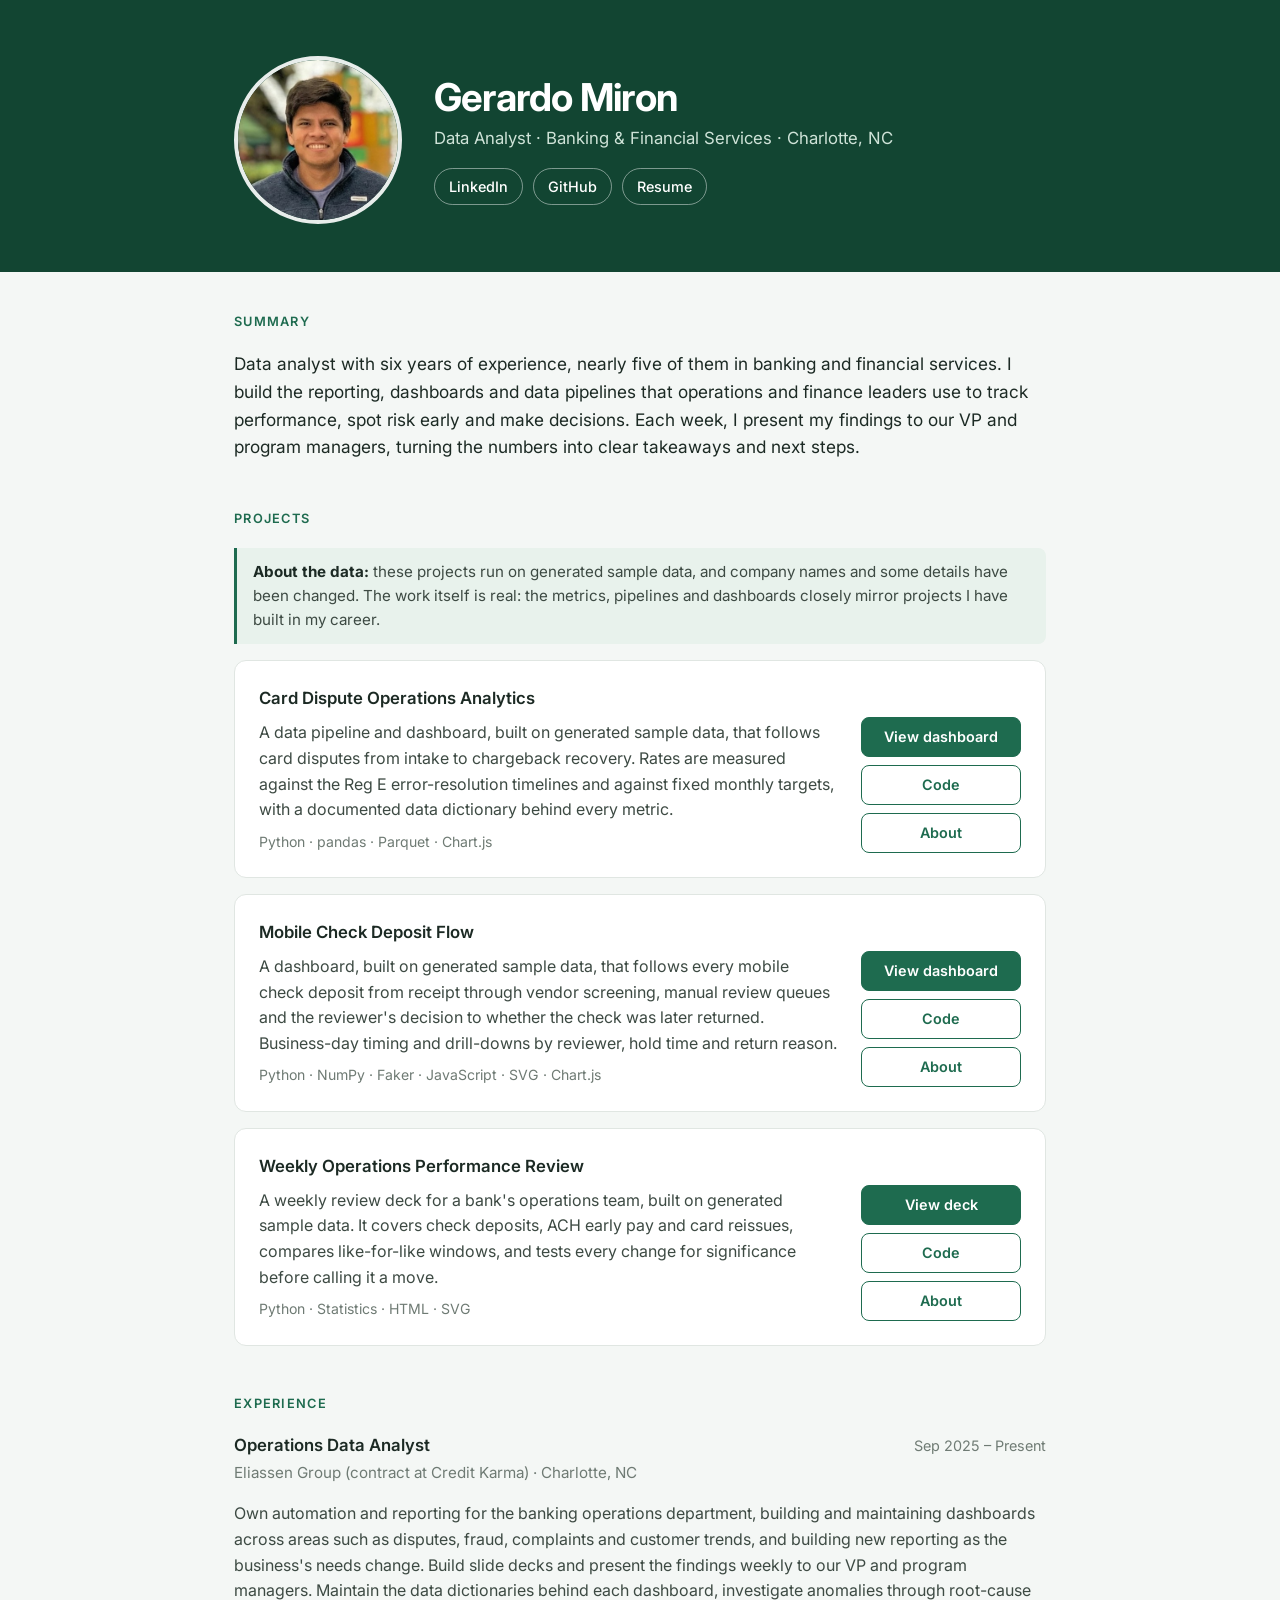
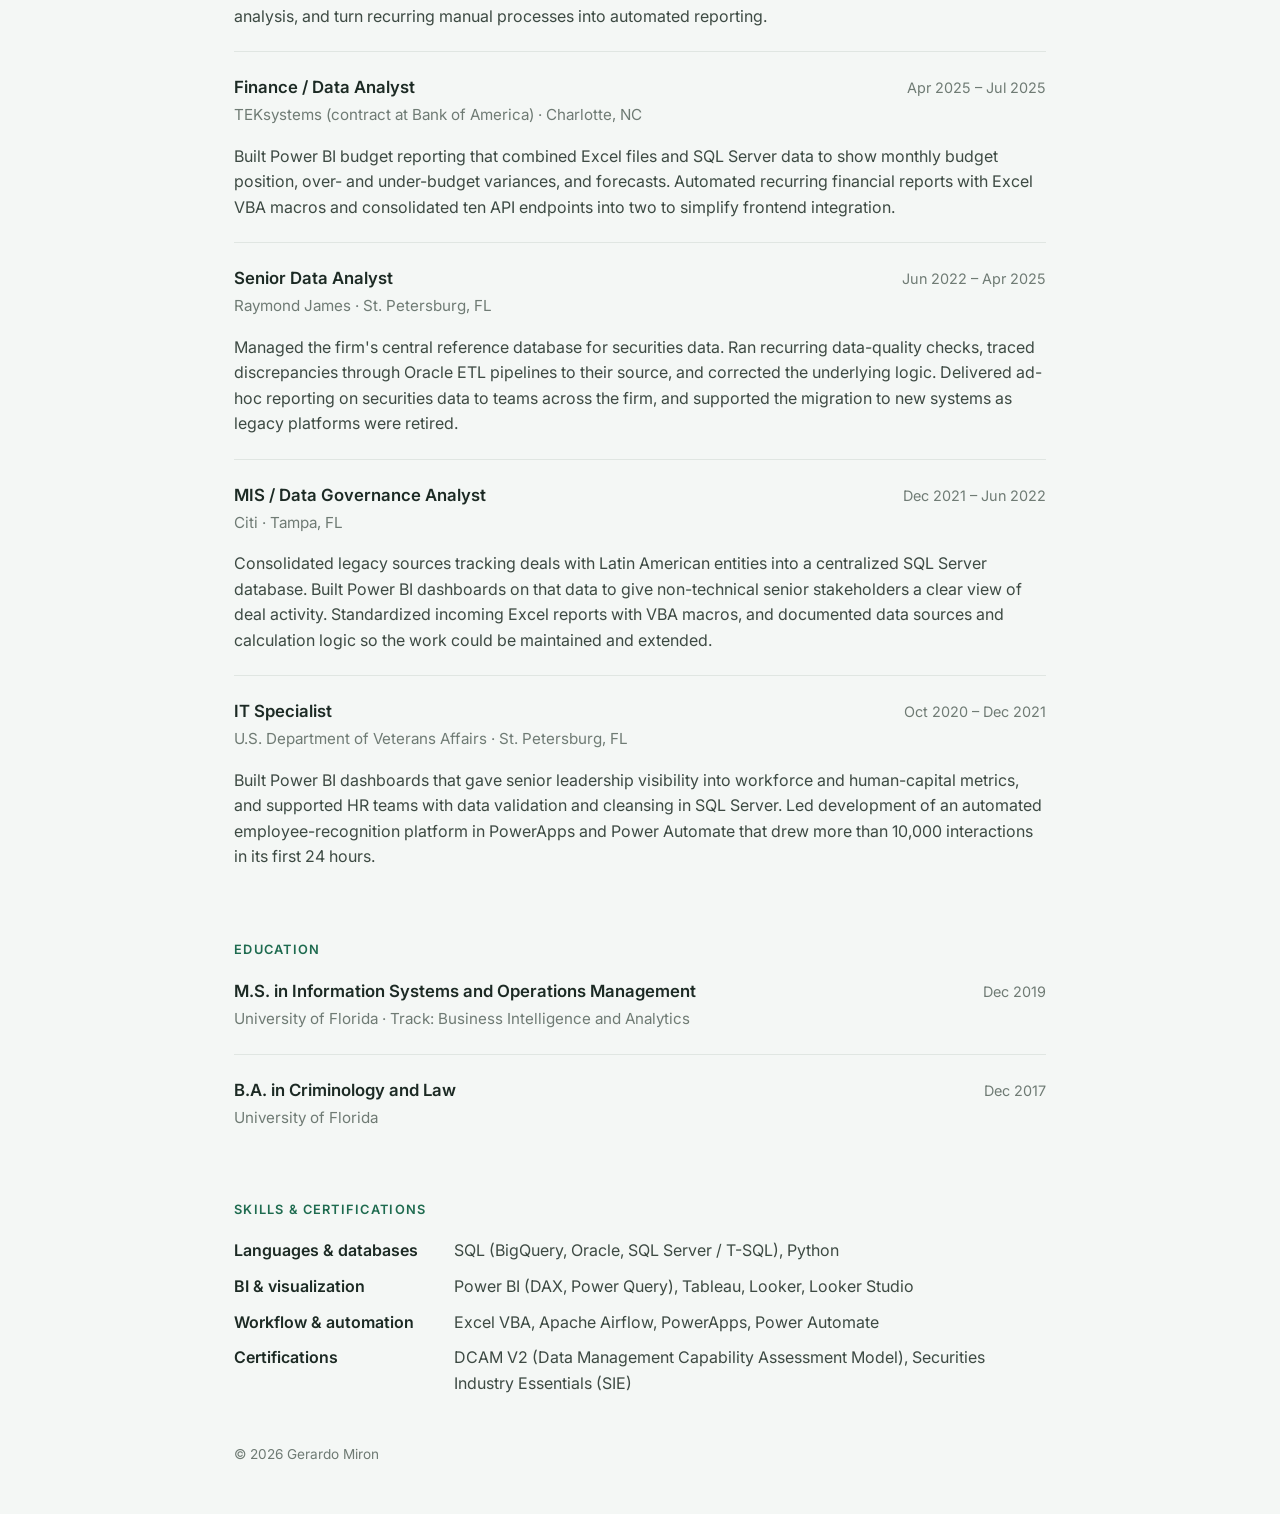
<file: index.html>
<!doctype html>
<html lang="en">
<head>
  <meta charset="utf-8">
  <meta name="viewport" content="width=device-width, initial-scale=1">
  <title>Gerardo Miron · Data Analyst</title>
  <meta name="description" content="Portfolio of Gerardo Miron, a data analyst in banking and financial services.">
  <link rel="preconnect" href="https://fonts.googleapis.com">
  <link rel="preconnect" href="https://fonts.gstatic.com" crossorigin>
  <link href="https://fonts.googleapis.com/css2?family=Inter:wght@400;500;600;700&display=swap" rel="stylesheet">
  <link rel="stylesheet" href="assets/site.css">
</head>
<body>
  <header class="hero">
    <div class="wrap hero-inner">
      <img class="headshot" src="assets/headshot.jpg" alt="Gerardo Miron" width="168" height="168">
      <div>
        <h1>Gerardo Miron</h1>
        <p class="role">Data Analyst · Banking &amp; Financial Services · Charlotte, NC</p>
        <nav class="links" aria-label="Profiles">
          <a href="https://www.linkedin.com/in/gerardomiron95">LinkedIn</a>
          <a href="https://github.com/gerardomiron95/personal-portfolio">GitHub</a>
          <button type="button" data-about="resume">Resume</button>
        </nav>
      </div>
    </div>
  </header>

  <main class="wrap">
    <section id="summary">
      <h2>Summary</h2>
      <p class="lead">
        Data analyst with six years of experience, nearly five of them in banking and financial services.
        I build the reporting, dashboards and data pipelines that operations and finance leaders use to track
        performance, spot risk early and make decisions. Each week, I present my findings to our VP and program
        managers, turning the numbers into clear takeaways and next steps.
      </p>
    </section>

    <section id="projects">
      <h2>Projects</h2>
      <p class="note">
        <strong>About the data:</strong> these projects run on generated sample data, and company names and some
        details have been changed. The work itself is real: the metrics, pipelines and dashboards closely mirror
        projects I have built in my career.
      </p>
      <article class="project">
        <div>
          <h3>Card Dispute Operations Analytics</h3>
          <p>
            A data pipeline and dashboard, built on generated sample data, that follows card disputes from intake
            to chargeback recovery. Rates are measured against the Reg E error-resolution timelines and against
            fixed monthly targets, with a documented data dictionary behind every metric.
          </p>
          <p class="tags">Python · pandas · Parquet · Chart.js</p>
        </div>
        <div class="project-actions">
          <a class="button" href="card-dispute-analytics/web/">View dashboard</a>
          <a class="button ghost" href="https://github.com/gerardomiron95/personal-portfolio/tree/main/card-dispute-analytics">Code</a>
          <button type="button" class="button ghost" data-about="about-card-disputes">About</button>
        </div>
      </article>

      <dialog class="about" id="about-card-disputes" aria-labelledby="about-card-disputes-title">
        <div class="about-head">
          <h3 id="about-card-disputes-title">Card Dispute Operations Analytics</h3>
          <button type="button" class="about-close" aria-label="Close">×</button>
        </div>
        <dl>
          <dt>Problem</dt>
          <dd>
            Leaders had no single view of card disputes. Questions about volume, Reg E deadlines and losses
            meant manual data pulls, so answers came too late to act on.
          </dd>
          <dt>Insight</dt>
          <dd>
            The data existed but was split across claims, credits and chargebacks, and metrics were defined
            differently from report to report. No one could see where claims stalled or where money was lost.
          </dd>
          <dt>Initiative</dt>
          <dd>
            Built one pipeline and dashboard that follows every claim from intake to chargeback recovery,
            measures each step against Reg E deadlines and monthly targets, and defines every metric in a
            shared data dictionary.
          </dd>
        </dl>
      </dialog>

      <article class="project">
        <div>
          <h3>Mobile Check Deposit Flow</h3>
          <p>
            A dashboard, built on generated sample data, that follows every mobile check deposit from receipt
            through vendor screening, manual review queues and the reviewer's decision to whether the check was
            later returned. Business-day timing and drill-downs by reviewer, hold time and return reason.
          </p>
          <p class="tags">Python · NumPy · Faker · JavaScript · SVG · Chart.js</p>
        </div>
        <div class="project-actions">
          <a class="button" href="check-deposit-dashboard/">View dashboard</a>
          <a class="button ghost" href="https://github.com/gerardomiron95/personal-portfolio/tree/main/check-deposit-dashboard">Code</a>
          <button type="button" class="button ghost" data-about="about-check-deposits">About</button>
        </div>
      </article>

      <dialog class="about" id="about-check-deposits" aria-labelledby="about-check-deposits-title">
        <div class="about-head">
          <h3 id="about-check-deposits-title">Mobile Check Deposit Flow</h3>
          <button type="button" class="about-close" aria-label="Close">×</button>
        </div>
        <dl>
          <dt>Problem</dt>
          <dd>
            No one knew the real check deposit success rate. Data started only once a check reached agent
            review, so every check the vendor auto-denied before that point was missing.
          </dd>
          <dt>Insight</dt>
          <dd>
            With the vendor's data added, the full picture showed high rejection rates, both automatic and
            agent-reviewed. Many readable checks were turned away for minor flaws, like a torn corner or a slightly
            blurry photo, which created friction for customers.
          </dd>
          <dt>Initiative</dt>
          <dd>
            Built a dashboard that maps every deposit attempt from start to finish, combining the vendor's screening
            data with agent review and returns. It gave the team the evidence to revise the rejection criteria so
            readable checks are no longer rejected for cosmetic issues.
          </dd>
        </dl>
      </dialog>

      <article class="project">
        <div>
          <h3>Weekly Operations Performance Review</h3>
          <p>
            A weekly review deck for a bank's operations team, built on generated sample data. It covers check
            deposits, ACH early pay and card reissues, compares like-for-like windows, and tests every change for
            significance before calling it a move.
          </p>
          <p class="tags">Python · Statistics · HTML · SVG</p>
        </div>
        <div class="project-actions">
          <a class="button" href="banking-operations-review/">View deck</a>
          <a class="button ghost" href="https://github.com/gerardomiron95/personal-portfolio/tree/main/banking-operations-review">Code</a>
          <button type="button" class="button ghost" data-about="about-banking-ops">About</button>
        </div>
      </article>

      <dialog class="about" id="about-banking-ops" aria-labelledby="about-banking-ops-title">
        <div class="about-head">
          <h3 id="about-banking-ops-title">Weekly Operations Performance Review</h3>
          <button type="button" class="about-close" aria-label="Close">×</button>
        </div>
        <dl>
          <dt>Problem</dt>
          <dd>
            The weekly metrics meeting ran off a site of embedded dashboards and reports. The VP often wasn't sure
            what he was looking at, and presenters weren't sure what to call out.
          </dd>
          <dt>Insight</dt>
          <dd>
            The dashboards had the data but no story. Nothing said which metrics mattered, what to compare them
            against, or which changes were worth flagging.
          </dd>
          <dt>Initiative</dt>
          <dd>
            Built two Claude tools: an intake form where teams log each dashboard, its metrics and look-back
            windows, and a slide deck that refreshes before every meeting, finds what changed, and tells that
            story.
          </dd>
        </dl>
      </dialog>
    </section>

    <section id="experience">
      <h2>Experience</h2>

      <article class="job">
        <div class="job-head">
          <h3>Operations Data Analyst</h3>
          <span class="dates">Sep 2025 – Present</span>
        </div>
        <p class="org">Eliassen Group (contract at Credit Karma) · Charlotte, NC</p>
        <p>
          Own automation and reporting for the banking operations department, building and maintaining dashboards
          across areas such as disputes, fraud, complaints and customer trends, and building new reporting as the
          business's needs change. Build slide decks and present the findings weekly to our VP and program managers.
          Maintain the data dictionaries behind each dashboard, investigate anomalies through root-cause analysis,
          and turn recurring manual processes into automated reporting.
        </p>
      </article>

      <article class="job">
        <div class="job-head">
          <h3>Finance / Data Analyst</h3>
          <span class="dates">Apr 2025 – Jul 2025</span>
        </div>
        <p class="org">TEKsystems (contract at Bank of America) · Charlotte, NC</p>
        <p>
          Built Power BI budget reporting that combined Excel files and SQL Server data to show monthly budget
          position, over- and under-budget variances, and forecasts. Automated recurring financial reports with
          Excel VBA macros and consolidated ten API endpoints into two to simplify frontend integration.
        </p>
      </article>

      <article class="job">
        <div class="job-head">
          <h3>Senior Data Analyst</h3>
          <span class="dates">Jun 2022 – Apr 2025</span>
        </div>
        <p class="org">Raymond James · St. Petersburg, FL</p>
        <p>
          Managed the firm's central reference database for securities data. Ran recurring data-quality checks,
          traced discrepancies through Oracle ETL pipelines to their source, and corrected the underlying logic.
          Delivered ad-hoc reporting on securities data to teams across the firm, and supported the migration to
          new systems as legacy platforms were retired.
        </p>
      </article>

      <article class="job">
        <div class="job-head">
          <h3>MIS / Data Governance Analyst</h3>
          <span class="dates">Dec 2021 – Jun 2022</span>
        </div>
        <p class="org">Citi · Tampa, FL</p>
        <p>
          Consolidated legacy sources tracking deals with Latin American entities into a centralized SQL Server
          database. Built Power BI dashboards on that data to give non-technical senior stakeholders a clear view
          of deal activity. Standardized incoming Excel reports with VBA macros, and documented data sources and
          calculation logic so the work could be maintained and extended.
        </p>
      </article>

      <article class="job">
        <div class="job-head">
          <h3>IT Specialist</h3>
          <span class="dates">Oct 2020 – Dec 2021</span>
        </div>
        <p class="org">U.S. Department of Veterans Affairs · St. Petersburg, FL</p>
        <p>
          Built Power BI dashboards that gave senior leadership visibility into workforce and human-capital
          metrics, and supported HR teams with data validation and cleansing in SQL Server. Led development of an
          automated employee-recognition platform in PowerApps and Power Automate that drew more than 10,000
          interactions in its first 24 hours.
        </p>
      </article>
    </section>

    <section id="education">
      <h2>Education</h2>
      <article class="job">
        <div class="job-head">
          <h3>M.S. in Information Systems and Operations Management</h3>
          <span class="dates">Dec 2019</span>
        </div>
        <p class="org">University of Florida · Track: Business Intelligence and Analytics</p>
      </article>
      <article class="job">
        <div class="job-head">
          <h3>B.A. in Criminology and Law</h3>
          <span class="dates">Dec 2017</span>
        </div>
        <p class="org">University of Florida</p>
      </article>
    </section>

    <section id="skills">
      <h2>Skills &amp; Certifications</h2>
      <dl class="skills">
        <dt>Languages &amp; databases</dt>
        <dd>SQL (BigQuery, Oracle, SQL Server / T-SQL), Python</dd>
        <dt>BI &amp; visualization</dt>
        <dd>Power BI (DAX, Power Query), Tableau, Looker, Looker Studio</dd>
        <dt>Workflow &amp; automation</dt>
        <dd>Excel VBA, Apache Airflow, PowerApps, Power Automate</dd>
        <dt>Certifications</dt>
        <dd>DCAM V2 (Data Management Capability Assessment Model), Securities Industry Essentials (SIE)</dd>
      </dl>
    </section>
  </main>

  <dialog class="about resume" id="resume" aria-labelledby="resume-title">
    <div class="about-head">
      <h3 id="resume-title">Resume</h3>
      <div class="resume-actions">
        <a class="button" href="assets/GerardoMiron_Resume.pdf" download="GerardoMiron_Resume.pdf">Download PDF</a>
        <button type="button" class="about-close" aria-label="Close">×</button>
      </div>
    </div>
    <iframe class="resume-frame" src="assets/GerardoMiron_Resume.pdf#toolbar=0&amp;navpanes=0&amp;view=FitH"
      title="Gerardo Miron resume (PDF)" loading="lazy"></iframe>
  </dialog>

  <footer class="wrap footer">© 2026 Gerardo Miron</footer>

  <script>
    // "About" and "Resume" buttons open their pop-up; close with ×, Esc, or a click outside the box.
    document.querySelectorAll('[data-about]').forEach((btn) => {
      const dialog = document.getElementById(btn.dataset.about);
      btn.addEventListener('click', () => dialog.showModal());
      dialog.querySelector('.about-close').addEventListener('click', () => dialog.close());
      dialog.addEventListener('click', (e) => { if (e.target === dialog) dialog.close(); });
    });
  </script>
</body>
</html>
</file>
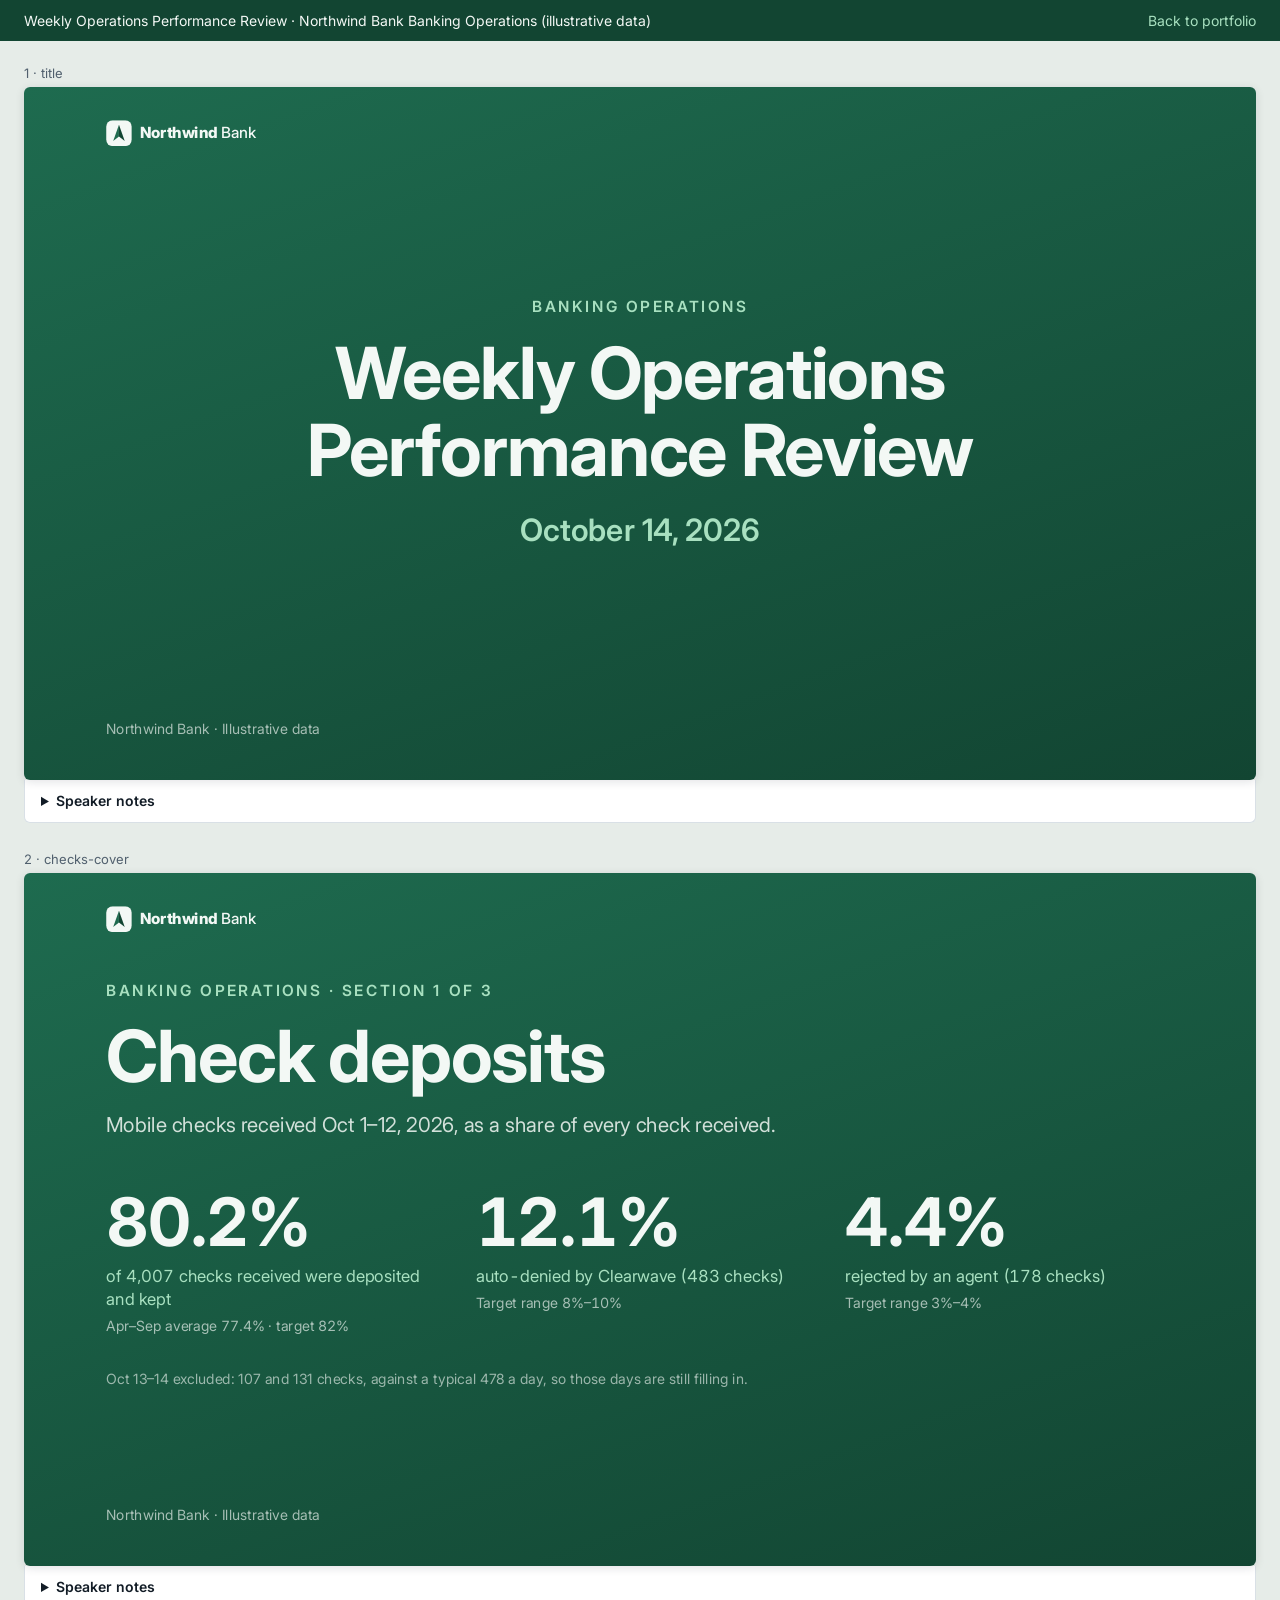
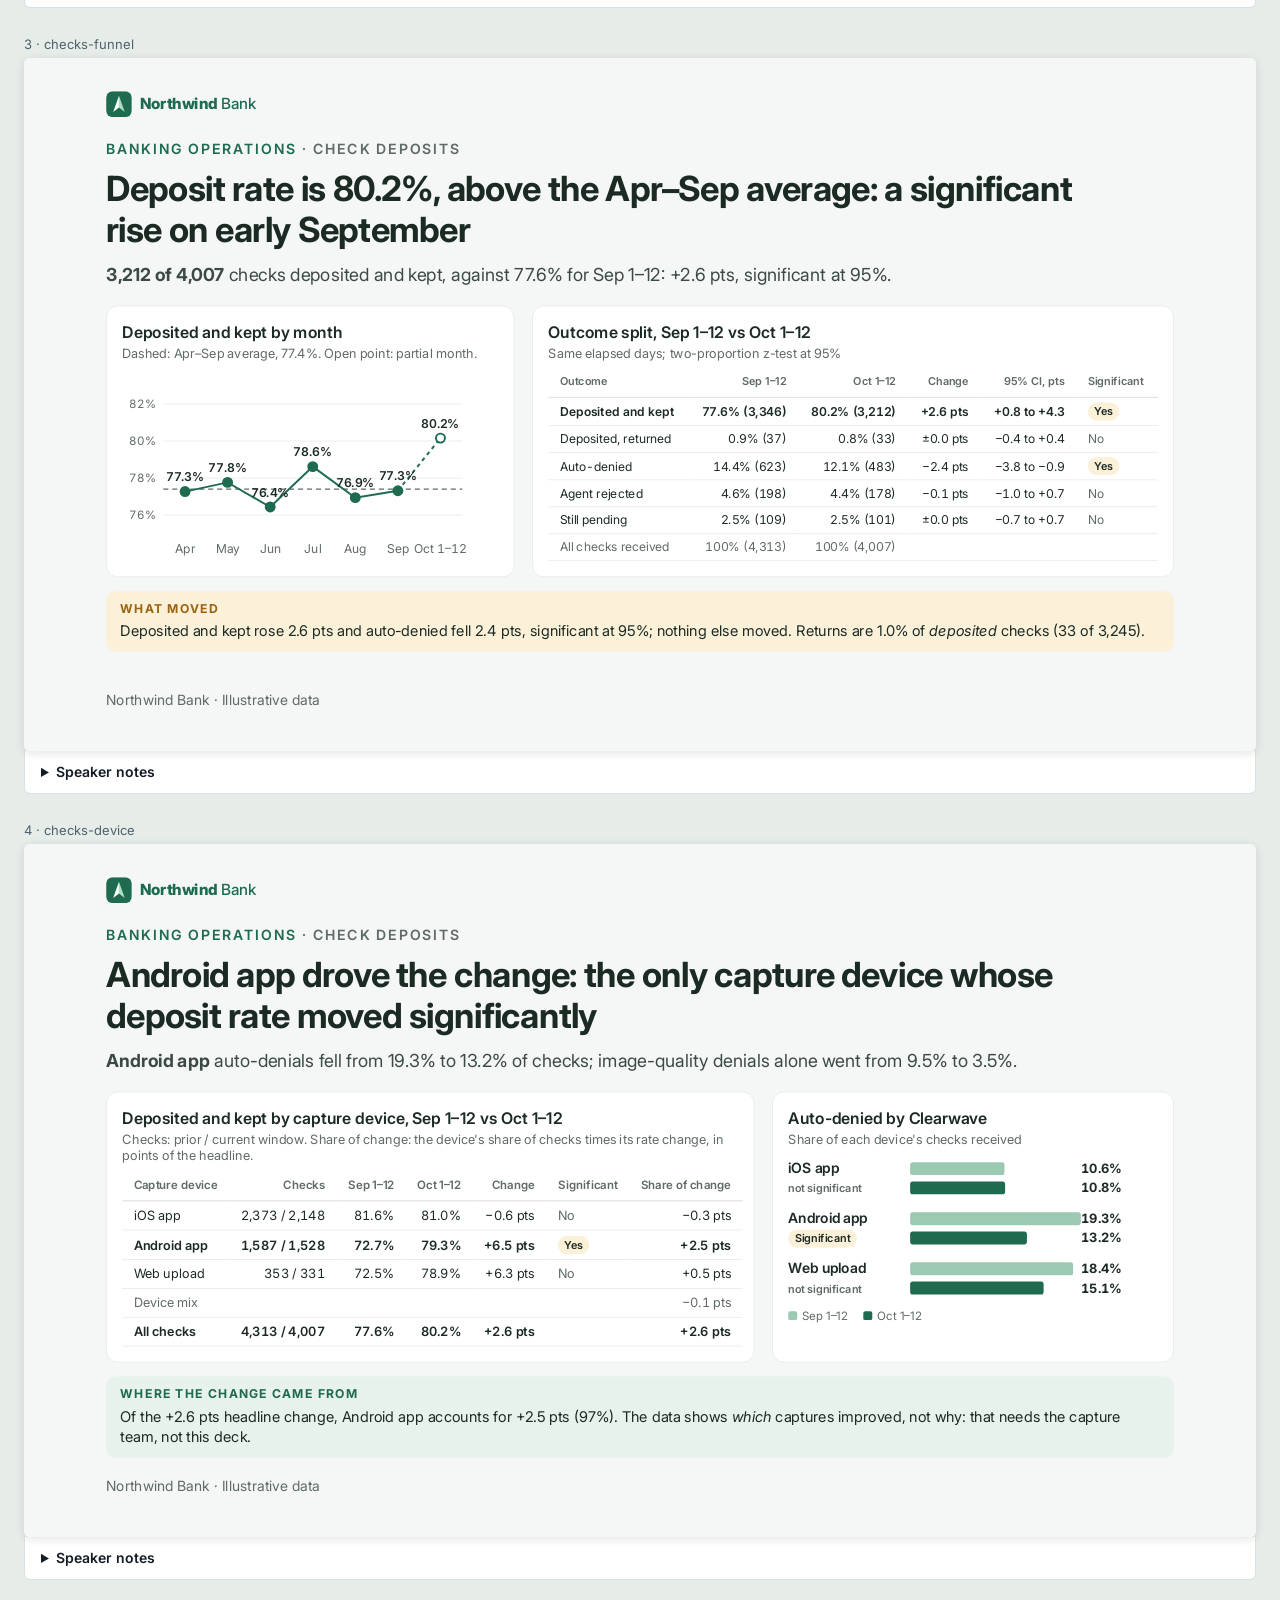
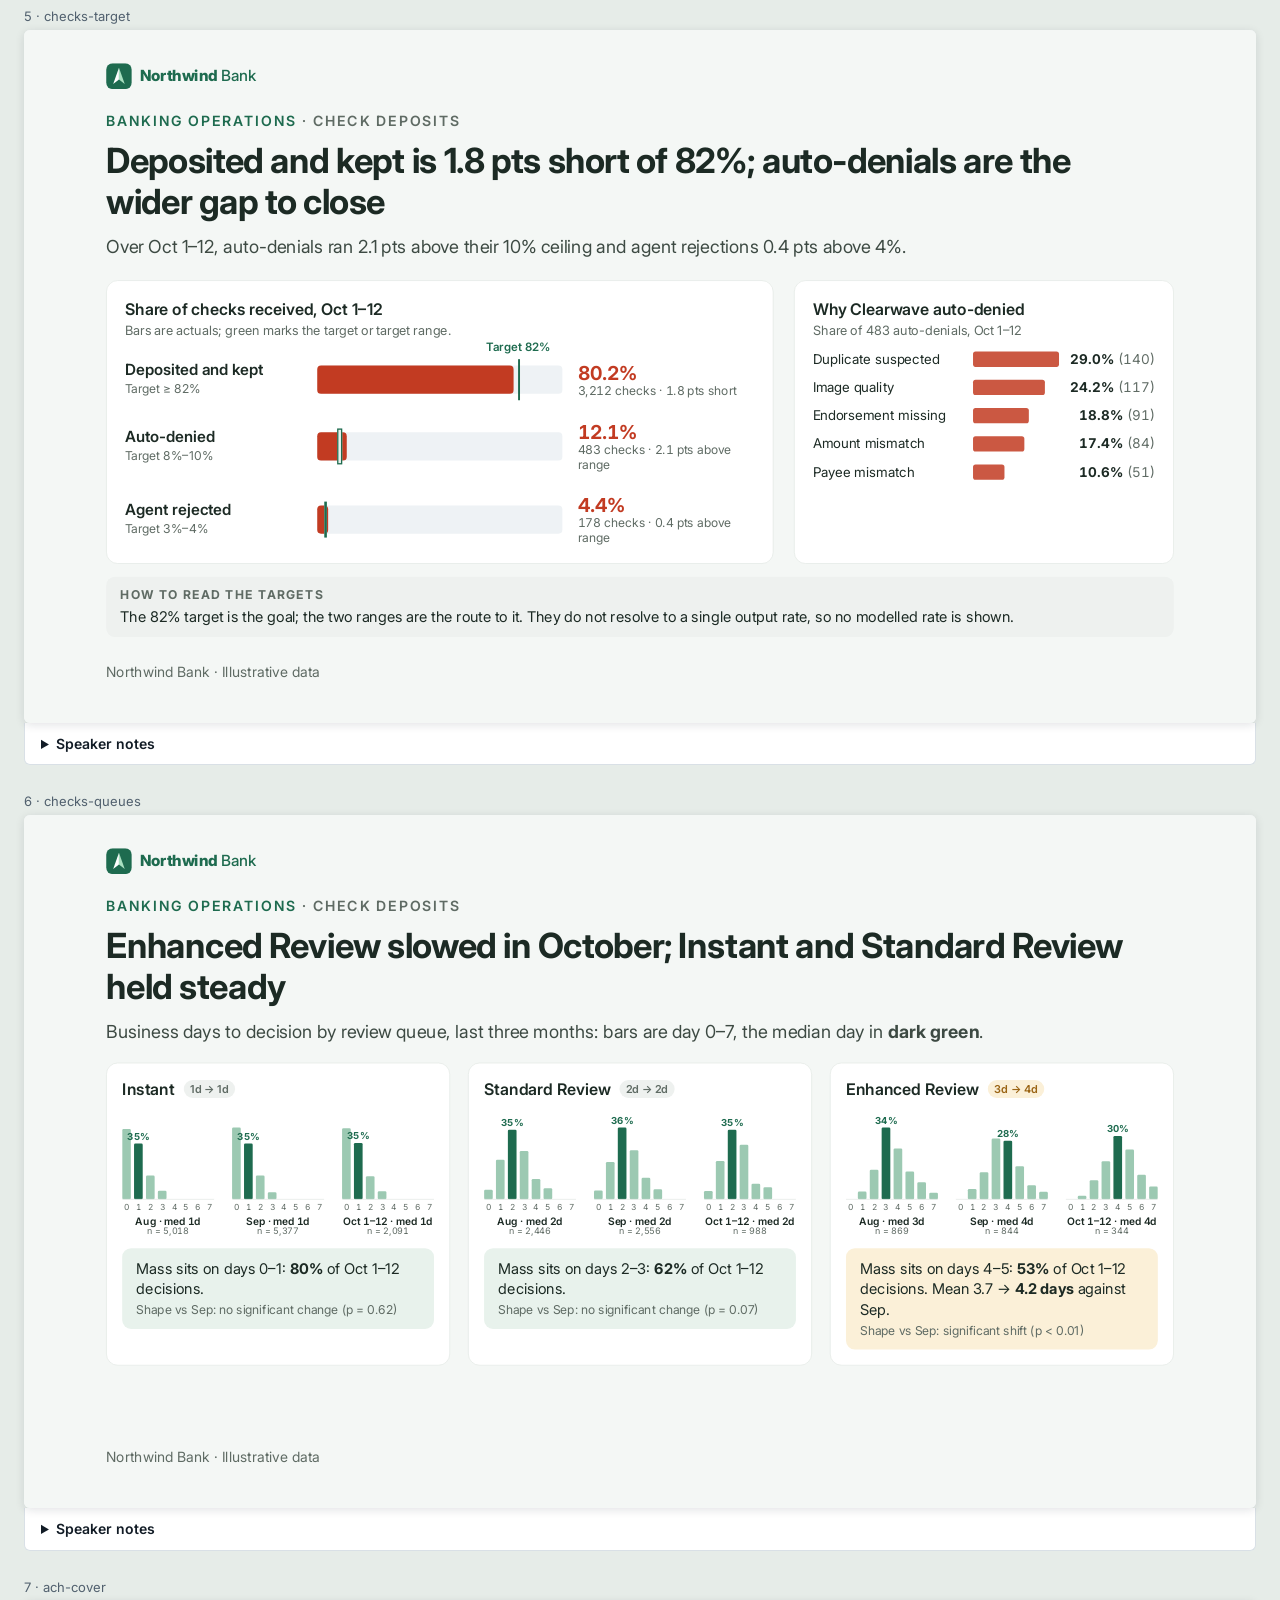
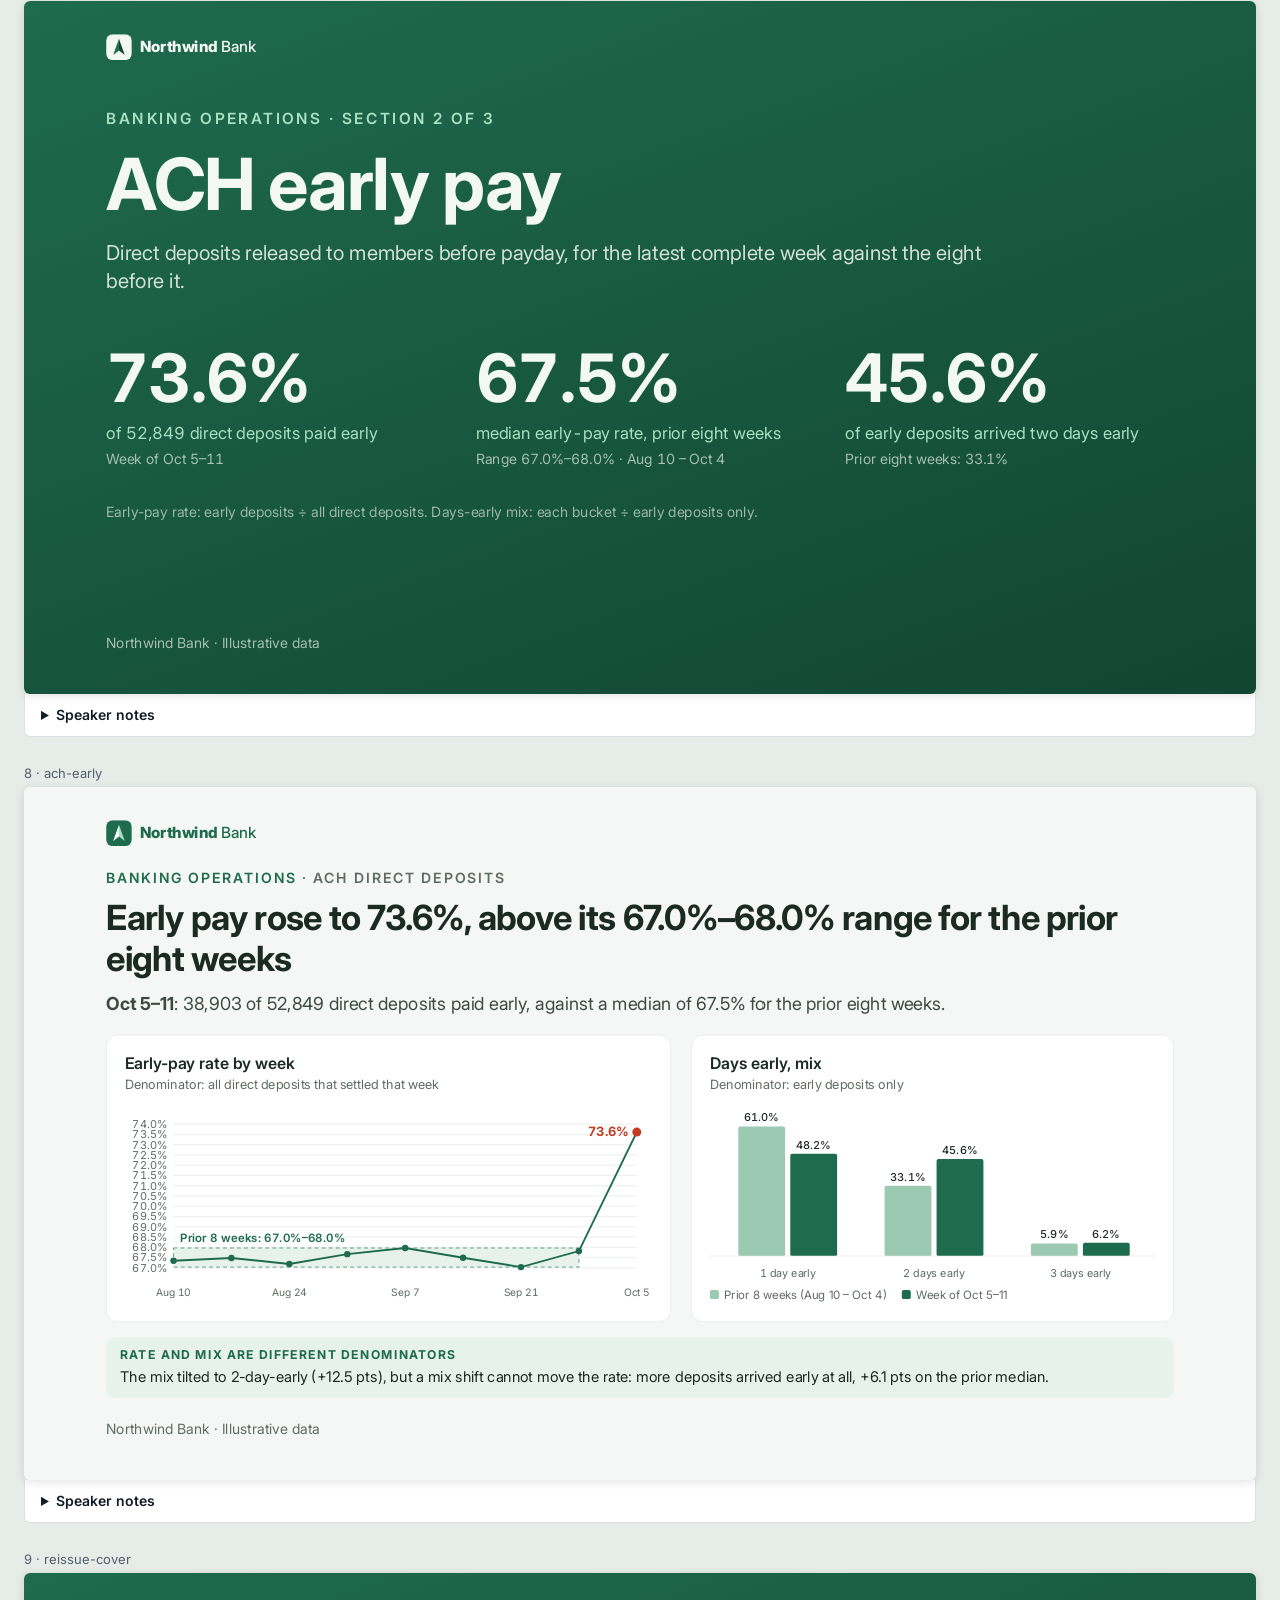
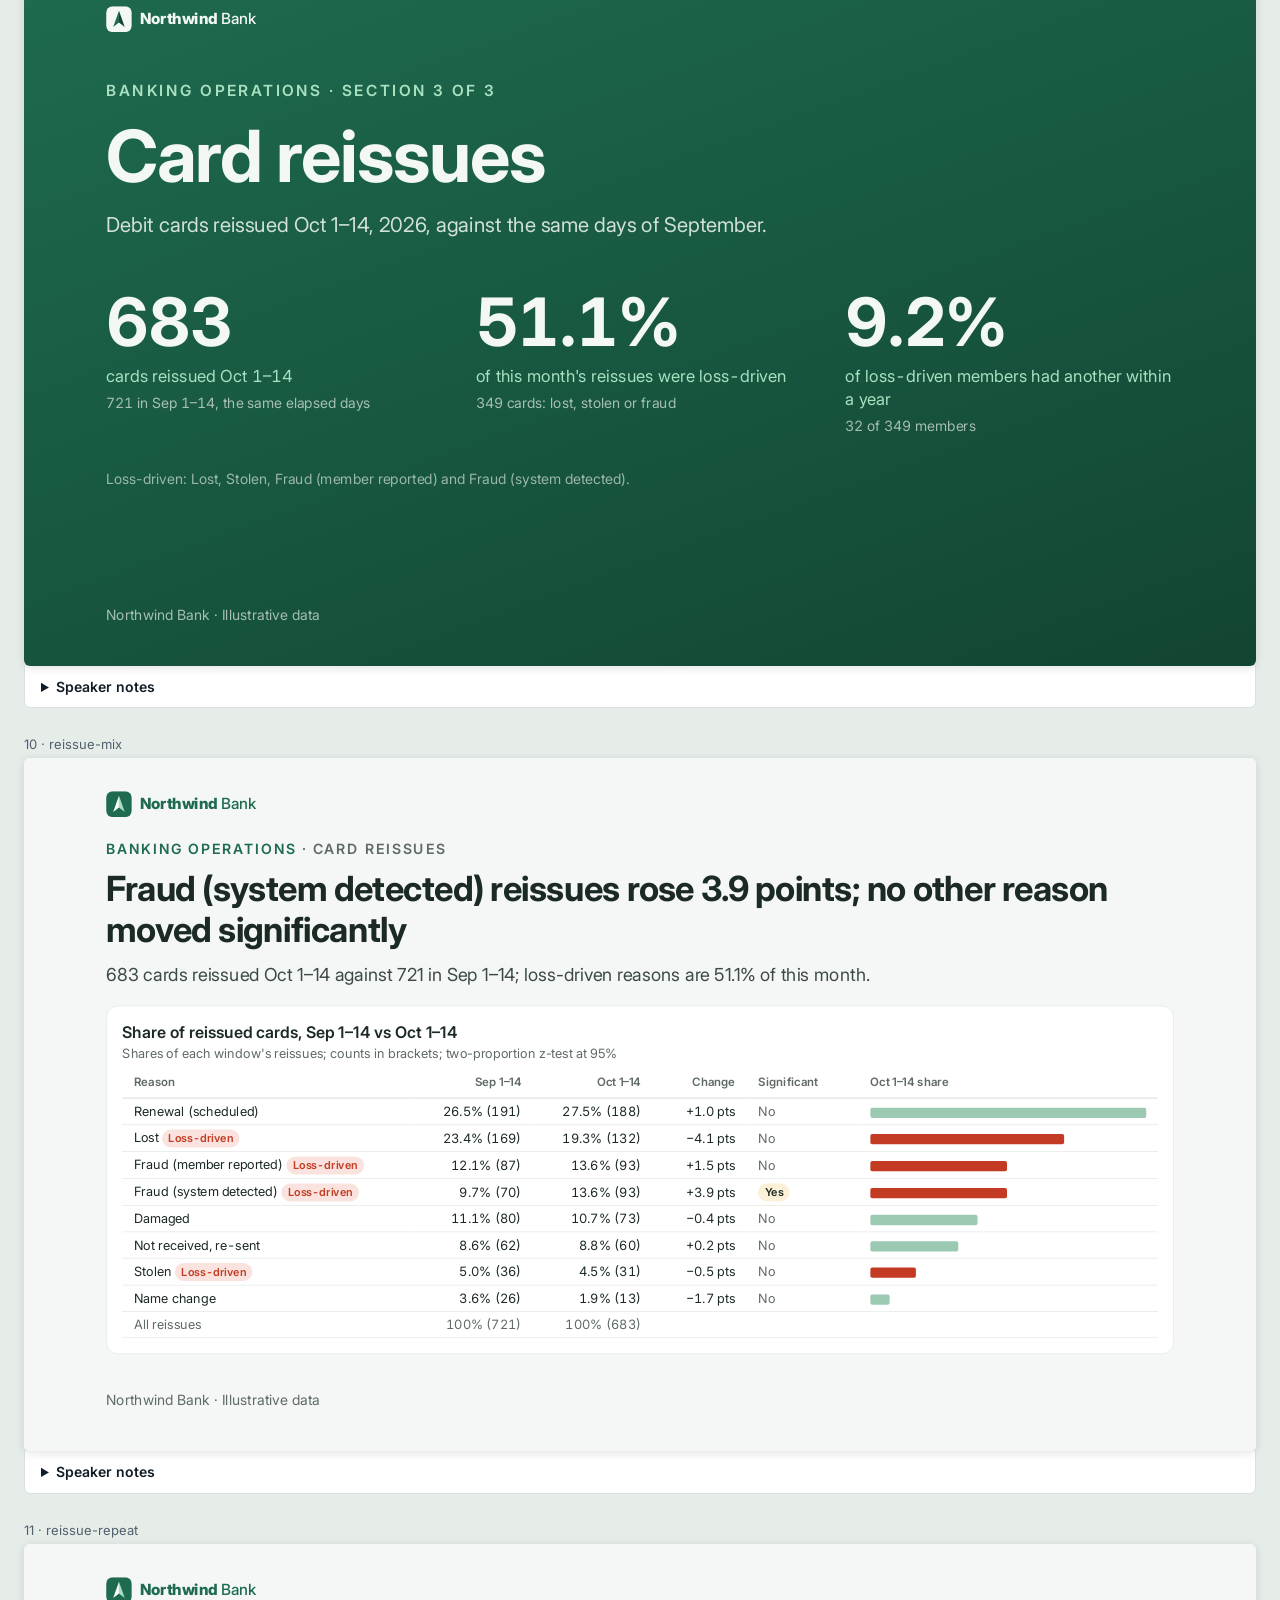
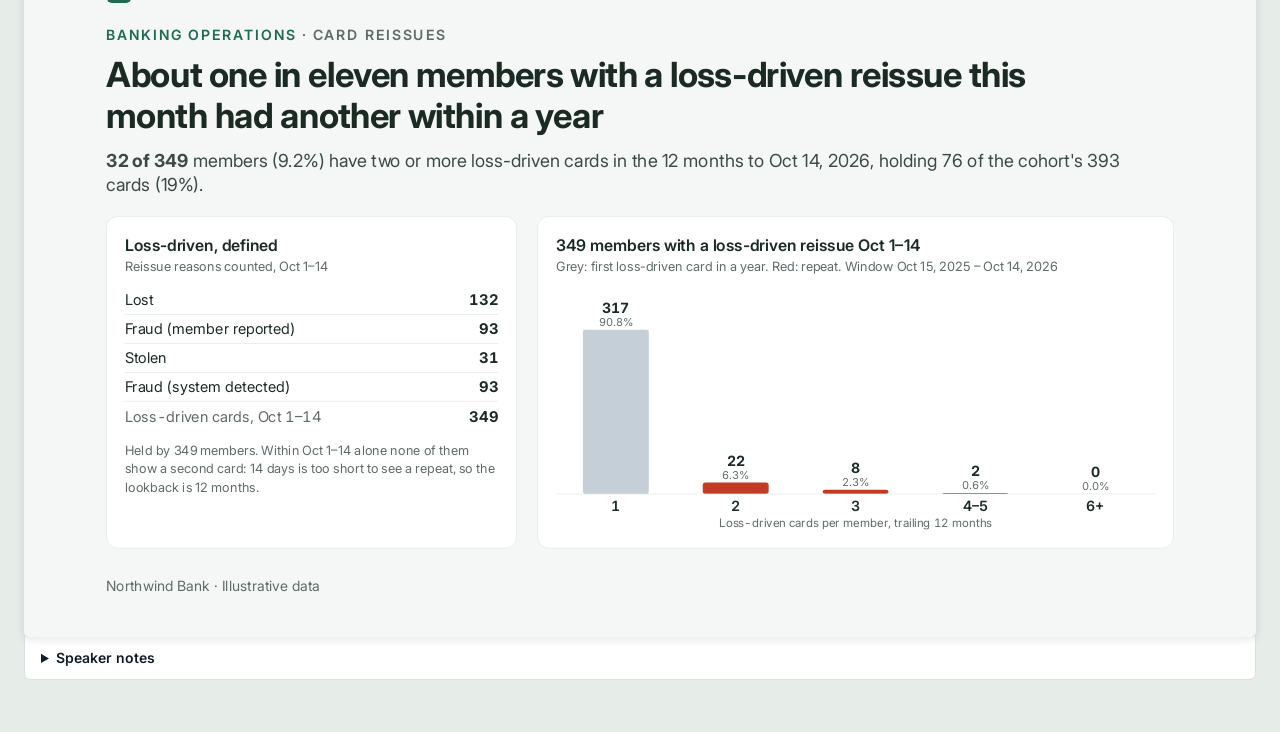
<file: banking-operations-review/index.html>
<!doctype html>
<html lang="en">
<head>
<meta charset="utf-8">
<meta name="viewport" content="width=device-width, initial-scale=1">
<title>Weekly Operations Performance Review · Northwind Bank</title>
<meta name="description" content="Portfolio demo: a weekly operations review deck built from synthetic data.">
<link rel="preconnect" href="https://fonts.googleapis.com">
<link rel="preconnect" href="https://fonts.gstatic.com" crossorigin>
<link href="https://fonts.googleapis.com/css2?family=Inter:wght@400;500;600;700;800&display=swap" rel="stylesheet">
<style>
  body { margin: 0; background: #e6ece8; font-family: Inter, system-ui, sans-serif; color: #121c26; }
  .bar { position: sticky; top: 0; z-index: 2; background: #124532; color: #f3f8f5; padding: 12px 24px;
         display: flex; justify-content: space-between; align-items: center; font-size: 14px; }
  .bar a { color: #a8e0c0; text-decoration: none; }
  .deck { max-width: 1280px; margin: 0 auto; padding: 24px; }
  .slide { margin: 0 0 28px; }
  .label { font-size: 13px; color: #51606e; margin: 0 0 6px; }
  .frame { position: relative; width: 100%; aspect-ratio: 16 / 9; overflow: hidden; border-radius: 6px;
           box-shadow: 0 2px 10px rgba(18, 28, 38, 0.12); background: #f4f6f8; }
  .frame > div { position: absolute; top: 0; left: 0; transform-origin: 0 0; }
  details { background: #fff; border-radius: 0 0 6px 6px; padding: 10px 16px; font-size: 14px; line-height: 1.55;
            color: #3a4652; border: 1px solid #d9e0e6; border-top: 0; }
  summary { cursor: pointer; font-weight: 600; color: #121c26; }
</style>
</head>
<body>
<div class="bar"><span>Weekly Operations Performance Review · Northwind Bank Banking Operations (illustrative data)</span>
<a href="../">Back to portfolio</a></div>
<div class="deck">
<section class="slide" id="title"><p class="label">1 · title</p><div class="frame"><div style="position:relative;width:1920px;height:1080px;overflow:hidden;background:linear-gradient(160deg, #1e6b4f 0%, #124532 100%);color:#f3f8f5;font-family:Inter, 'Helvetica Neue', Arial, sans-serif;"><div data-content style="position:absolute;left:128px;top:128px;width:1664px;display:flex;flex-direction:column;"><div style="text-align:center;margin-top:200px;"><div style="font-size:24px;letter-spacing:4px;text-transform:uppercase;color:#a8e0c0;font-weight:600;">Banking Operations</div><div style="font-size:112px;line-height:120px;font-weight:700;letter-spacing:-2px;margin-top:28px;color:#f3f8f5;">Weekly Operations<br>Performance Review</div><div style="font-size:48px;line-height:58px;font-weight:600;margin-top:36px;color:#a8e0c0;">October 14, 2026</div></div></div><div style="position:absolute;left:128px;top:52px;display:flex;align-items:center;gap:12px;"><svg width="40" height="40" viewBox="0 0 40 40" xmlns="http://www.w3.org/2000/svg" style="display:block;flex:none;"><rect width="40" height="40" rx="10" fill="#f3f8f5"/><polygon points="20,7 20,25 11,32" fill="#1e6b4f"/><polygon points="20,7 29,32 20,25" fill="#124532"/></svg><div style="font-size:24px;line-height:26px;font-weight:800;letter-spacing:-0.4px;color:#f3f8f5;">Northwind<span style="font-weight:500;"> Bank</span></div></div><div data-footer style="position:absolute;left:128px;bottom:64px;font-size:22px;line-height:29px;color:rgba(243,248,245,0.65);">Northwind Bank · Illustrative data</div></div></div><details><summary>Speaker notes</summary><p>A repeatable weekly review for Banking Operations at a fictional neobank, built from synthetic data. Every figure is computed from the CSVs at build time. Each section states its window: checks use Oct 1–12 because the last two days in the file carry about a fifth of normal volume; early pay uses the latest complete week; card reissues use month to date against the same elapsed days of the prior month.</p></details></section>
<section class="slide" id="checks-cover"><p class="label">2 · checks-cover</p><div class="frame"><div style="position:relative;width:1920px;height:1080px;overflow:hidden;background:linear-gradient(160deg, #1e6b4f 0%, #124532 100%);color:#f3f8f5;font-family:Inter, 'Helvetica Neue', Arial, sans-serif;"><div data-content style="position:absolute;left:128px;top:128px;width:1664px;display:flex;flex-direction:column;"><div style="font-size:24px;letter-spacing:4px;text-transform:uppercase;color:#a8e0c0;font-weight:600;margin-top:40px;">Banking Operations · Section 1 of 3</div><div style="font-size:112px;line-height:118px;font-weight:700;letter-spacing:-2px;margin-top:28px;">Check deposits</div><div style="font-size:32px;line-height:44px;margin-top:28px;color:rgba(243,248,245,0.85);max-width:1400px;">Mobile checks received Oct 1–12, 2026, as a share of every check received.</div><div style="display:flex;gap:64px;margin-top:72px;"><div style="width:512px;"><div style="font-size:104px;line-height:112px;font-weight:700;letter-spacing:-2px;font-variant-numeric:tabular-nums;">80.2%</div><div style="font-size:26px;line-height:36px;margin-top:12px;color:#a8e0c0;font-variant-numeric:tabular-nums;">of 4,007 checks received were deposited and kept</div><div style="font-size:22px;line-height:30px;margin-top:8px;color:rgba(243,248,245,0.65);font-variant-numeric:tabular-nums;">Apr–Sep average 77.4% · target 82%</div></div><div style="width:512px;"><div style="font-size:104px;line-height:112px;font-weight:700;letter-spacing:-2px;font-variant-numeric:tabular-nums;">12.1%</div><div style="font-size:26px;line-height:36px;margin-top:12px;color:#a8e0c0;font-variant-numeric:tabular-nums;">auto-denied by Clearwave (483 checks)</div><div style="font-size:22px;line-height:30px;margin-top:8px;color:rgba(243,248,245,0.65);font-variant-numeric:tabular-nums;">Target range 8%–10%</div></div><div style="width:512px;"><div style="font-size:104px;line-height:112px;font-weight:700;letter-spacing:-2px;font-variant-numeric:tabular-nums;">4.4%</div><div style="font-size:26px;line-height:36px;margin-top:12px;color:#a8e0c0;font-variant-numeric:tabular-nums;">rejected by an agent (178 checks)</div><div style="font-size:22px;line-height:30px;margin-top:8px;color:rgba(243,248,245,0.65);font-variant-numeric:tabular-nums;">Target range 3%–4%</div></div></div><div style="font-size:22px;line-height:30px;margin-top:52px;color:rgba(243,248,245,0.6);">Oct 13–14 excluded: 107 and 131 checks, against a typical 478 a day, so those days are still filling in.</div></div><div style="position:absolute;left:128px;top:52px;display:flex;align-items:center;gap:12px;"><svg width="40" height="40" viewBox="0 0 40 40" xmlns="http://www.w3.org/2000/svg" style="display:block;flex:none;"><rect width="40" height="40" rx="10" fill="#f3f8f5"/><polygon points="20,7 20,25 11,32" fill="#1e6b4f"/><polygon points="20,7 29,32 20,25" fill="#124532"/></svg><div style="font-size:24px;line-height:26px;font-weight:800;letter-spacing:-0.4px;color:#f3f8f5;">Northwind<span style="font-weight:500;"> Bank</span></div></div><div data-footer style="position:absolute;left:128px;bottom:64px;font-size:22px;line-height:29px;color:rgba(243,248,245,0.65);">Northwind Bank · Illustrative data</div></div></div><details><summary>Speaker notes</summary><p>Three numbers carry the section: the share of checks that end up deposited and kept, and the two routes by which checks fail before that, Clearwave&#x27;s automatic denials and agent rejections. All three are shares of checks received in Oct 1–12. The days after that window are excluded because their volume shows they are still filling in.</p></details></section>
<section class="slide" id="checks-funnel"><p class="label">3 · checks-funnel</p><div class="frame"><div style="position:relative;width:1920px;height:1080px;overflow:hidden;background:#f4f7f5;color:#1c2a24;font-family:Inter, 'Helvetica Neue', Arial, sans-serif;"><div data-content style="position:absolute;left:128px;top:128px;width:1664px;display:flex;flex-direction:column;"><div style="font-size:22px;line-height:28px;font-weight:600;letter-spacing:3px;text-transform:uppercase;color:#1e6b4f;">Banking Operations<span style="color:#5f6b64;"> · Check deposits</span></div><div style="margin-top:16px;font-size:54px;line-height:64px;font-weight:700;letter-spacing:-1px;color:#1c2a24;max-width:1600px;">Deposit rate is 80.2%, above the Apr–Sep average: a significant rise on early September</div><div style="margin-top:18px;font-size:28px;line-height:38px;color:#3d4a43;max-width:1640px;"><b>3,212 of 4,007</b> checks deposited and kept, against 77.6% for Sep 1–12: +2.6 pts, significant at 95%.</div><div style="display:flex;gap:28px;margin-top:30px;align-items:stretch;"><div style="box-sizing:border-box;width:636px;background:#ffffff;border:1px solid #e0e6e2;border-radius:18px;padding:24px;"><div style="margin-bottom:18px;"><div style="display:flex;align-items:center;gap:14px;font-size:25px;line-height:32px;font-weight:600;color:#1c2a24;">Deposited and kept by month</div><div style="font-size:20px;line-height:26px;color:#5f6b64;margin-top:4px;">Dashed: Apr–Sep average, 77.4%. Open point: partial month.</div></div><svg width="586" height="290" viewBox="0 0 586 290" xmlns="http://www.w3.org/2000/svg" style="display:block;font-family:Inter, 'Helvetica Neue', Arial, sans-serif;"><line x1="64" x2="530" y1="221.2" y2="221.2" stroke="#e0e6e2"/><text x="52.0" y="227.2" font-size="18" fill="#5f6b64" text-anchor="end" font-weight="400" style="font-variant-numeric:tabular-nums;">76%</text><line x1="64" x2="530" y1="163.6" y2="163.6" stroke="#e0e6e2"/><text x="52.0" y="169.6" font-size="18" fill="#5f6b64" text-anchor="end" font-weight="400" style="font-variant-numeric:tabular-nums;">78%</text><line x1="64" x2="530" y1="106.0" y2="106.0" stroke="#e0e6e2"/><text x="52.0" y="112.0" font-size="18" fill="#5f6b64" text-anchor="end" font-weight="400" style="font-variant-numeric:tabular-nums;">80%</text><line x1="64" x2="530" y1="48.4" y2="48.4" stroke="#e0e6e2"/><text x="52.0" y="54.4" font-size="18" fill="#5f6b64" text-anchor="end" font-weight="400" style="font-variant-numeric:tabular-nums;">82%</text><line x1="64" x2="530" y1="180.8" y2="180.8" stroke="#5f6b64" stroke-width="2" stroke-dasharray="8 6"/><polyline points="98.0,184.7 164.3,170.4 230.7,208.7 297.0,145.8 363.3,194.2 429.7,183.4" fill="none" stroke="#1e6b4f" stroke-width="3"/><line x1="429.7" y1="183.4" x2="496.0" y2="101.4" stroke="#1e6b4f" stroke-width="3" stroke-dasharray="6 6"/><circle cx="98.0" cy="184.7" r="7" fill="#1e6b4f" stroke="#1e6b4f" stroke-width="3"/><text x="98.0" y="168.7" font-size="19" fill="#1c2a24" text-anchor="middle" font-weight="600" style="font-variant-numeric:tabular-nums;">77.3%</text><text x="98.0" y="280.0" font-size="19" fill="#5f6b64" text-anchor="middle" font-weight="400" style="font-variant-numeric:tabular-nums;">Apr</text><circle cx="164.3" cy="170.4" r="7" fill="#1e6b4f" stroke="#1e6b4f" stroke-width="3"/><text x="164.3" y="154.4" font-size="19" fill="#1c2a24" text-anchor="middle" font-weight="600" style="font-variant-numeric:tabular-nums;">77.8%</text><text x="164.3" y="280.0" font-size="19" fill="#5f6b64" text-anchor="middle" font-weight="400" style="font-variant-numeric:tabular-nums;">May</text><circle cx="230.7" cy="208.7" r="7" fill="#1e6b4f" stroke="#1e6b4f" stroke-width="3"/><text x="230.7" y="192.7" font-size="19" fill="#1c2a24" text-anchor="middle" font-weight="600" style="font-variant-numeric:tabular-nums;">76.4%</text><text x="230.7" y="280.0" font-size="19" fill="#5f6b64" text-anchor="middle" font-weight="400" style="font-variant-numeric:tabular-nums;">Jun</text><circle cx="297.0" cy="145.8" r="7" fill="#1e6b4f" stroke="#1e6b4f" stroke-width="3"/><text x="297.0" y="129.8" font-size="19" fill="#1c2a24" text-anchor="middle" font-weight="600" style="font-variant-numeric:tabular-nums;">78.6%</text><text x="297.0" y="280.0" font-size="19" fill="#5f6b64" text-anchor="middle" font-weight="400" style="font-variant-numeric:tabular-nums;">Jul</text><circle cx="363.3" cy="194.2" r="7" fill="#1e6b4f" stroke="#1e6b4f" stroke-width="3"/><text x="363.3" y="178.2" font-size="19" fill="#1c2a24" text-anchor="middle" font-weight="600" style="font-variant-numeric:tabular-nums;">76.9%</text><text x="363.3" y="280.0" font-size="19" fill="#5f6b64" text-anchor="middle" font-weight="400" style="font-variant-numeric:tabular-nums;">Aug</text><circle cx="429.7" cy="183.4" r="7" fill="#1e6b4f" stroke="#1e6b4f" stroke-width="3"/><text x="429.7" y="167.4" font-size="19" fill="#1c2a24" text-anchor="middle" font-weight="600" style="font-variant-numeric:tabular-nums;">77.3%</text><text x="429.7" y="280.0" font-size="19" fill="#5f6b64" text-anchor="middle" font-weight="400" style="font-variant-numeric:tabular-nums;">Sep</text><circle cx="496.0" cy="101.4" r="7" fill="#ffffff" stroke="#1e6b4f" stroke-width="3"/><text x="496.0" y="85.4" font-size="19" fill="#1c2a24" text-anchor="middle" font-weight="600" style="font-variant-numeric:tabular-nums;">80.2%</text><text x="496.0" y="280.0" font-size="19" fill="#5f6b64" text-anchor="middle" font-weight="400" style="font-variant-numeric:tabular-nums;">Oct 1–12</text></svg></div><div style="box-sizing:border-box;width:1000px;background:#ffffff;border:1px solid #e0e6e2;border-radius:18px;padding:24px;"><div style="margin-bottom:18px;"><div style="display:flex;align-items:center;gap:14px;font-size:25px;line-height:32px;font-weight:600;color:#1c2a24;">Outcome split, Sep 1–12 vs Oct 1–12</div><div style="font-size:20px;line-height:26px;color:#5f6b64;margin-top:4px;">Same elapsed days; two-proportion z-test at 95%</div></div><table style="border-collapse:collapse;font-size:19px;line-height:27px;color:#1c2a24;"><thead><tr><th style="text-align:left;padding:0 18px 10px;font-weight:600;font-size:17px;color:#5f6b64;white-space:nowrap;border-bottom:2px solid #e0e6e2;width:252px;">Outcome</th><th style="text-align:right;padding:0 18px 10px;font-weight:600;font-size:17px;color:#5f6b64;white-space:nowrap;border-bottom:2px solid #e0e6e2;width:184px;">Sep 1–12</th><th style="text-align:right;padding:0 18px 10px;font-weight:600;font-size:17px;color:#5f6b64;white-space:nowrap;border-bottom:2px solid #e0e6e2;width:184px;">Oct 1–12</th><th style="text-align:right;padding:0 18px 10px;font-weight:600;font-size:17px;color:#5f6b64;white-space:nowrap;border-bottom:2px solid #e0e6e2;width:127px;">Change</th><th style="text-align:right;padding:0 18px 10px;font-weight:600;font-size:17px;color:#5f6b64;white-space:nowrap;border-bottom:2px solid #e0e6e2;width:172px;">95% CI, pts</th><th style="text-align:left;padding:0 18px 10px;font-weight:600;font-size:17px;color:#5f6b64;white-space:nowrap;border-bottom:2px solid #e0e6e2;width:161px;">Significant</th></tr></thead><tbody><tr><td style="text-align:left;padding:7px 18px;white-space:nowrap;border-bottom:1px solid #e0e6e2;font-variant-numeric:tabular-nums;font-weight:600;">Deposited and kept</td><td style="text-align:right;padding:7px 18px;white-space:nowrap;border-bottom:1px solid #e0e6e2;font-variant-numeric:tabular-nums;font-weight:600;">77.6% (3,346)</td><td style="text-align:right;padding:7px 18px;white-space:nowrap;border-bottom:1px solid #e0e6e2;font-variant-numeric:tabular-nums;font-weight:600;">80.2% (3,212)</td><td style="text-align:right;padding:7px 18px;white-space:nowrap;border-bottom:1px solid #e0e6e2;font-variant-numeric:tabular-nums;font-weight:600;">+2.6 pts</td><td style="text-align:right;padding:7px 18px;white-space:nowrap;border-bottom:1px solid #e0e6e2;font-variant-numeric:tabular-nums;font-weight:600;">+0.8 to +4.3</td><td style="text-align:left;padding:7px 18px;white-space:nowrap;border-bottom:1px solid #e0e6e2;font-variant-numeric:tabular-nums;font-weight:600;"><span style="display:inline-block;padding:2px 10px;border-radius:999px;font-size:17px;line-height:24px;font-weight:600;color:#1c2a24;background:#fbf0d8;">Yes</span></td></tr><tr><td style="text-align:left;padding:7px 18px;white-space:nowrap;border-bottom:1px solid #e0e6e2;font-variant-numeric:tabular-nums;">Deposited, returned</td><td style="text-align:right;padding:7px 18px;white-space:nowrap;border-bottom:1px solid #e0e6e2;font-variant-numeric:tabular-nums;">0.9% (37)</td><td style="text-align:right;padding:7px 18px;white-space:nowrap;border-bottom:1px solid #e0e6e2;font-variant-numeric:tabular-nums;">0.8% (33)</td><td style="text-align:right;padding:7px 18px;white-space:nowrap;border-bottom:1px solid #e0e6e2;font-variant-numeric:tabular-nums;">±0.0 pts</td><td style="text-align:right;padding:7px 18px;white-space:nowrap;border-bottom:1px solid #e0e6e2;font-variant-numeric:tabular-nums;">−0.4 to +0.4</td><td style="text-align:left;padding:7px 18px;white-space:nowrap;border-bottom:1px solid #e0e6e2;font-variant-numeric:tabular-nums;"><span style="color:#5f6b64;">No</span></td></tr><tr><td style="text-align:left;padding:7px 18px;white-space:nowrap;border-bottom:1px solid #e0e6e2;font-variant-numeric:tabular-nums;">Auto-denied</td><td style="text-align:right;padding:7px 18px;white-space:nowrap;border-bottom:1px solid #e0e6e2;font-variant-numeric:tabular-nums;">14.4% (623)</td><td style="text-align:right;padding:7px 18px;white-space:nowrap;border-bottom:1px solid #e0e6e2;font-variant-numeric:tabular-nums;">12.1% (483)</td><td style="text-align:right;padding:7px 18px;white-space:nowrap;border-bottom:1px solid #e0e6e2;font-variant-numeric:tabular-nums;">−2.4 pts</td><td style="text-align:right;padding:7px 18px;white-space:nowrap;border-bottom:1px solid #e0e6e2;font-variant-numeric:tabular-nums;">−3.8 to −0.9</td><td style="text-align:left;padding:7px 18px;white-space:nowrap;border-bottom:1px solid #e0e6e2;font-variant-numeric:tabular-nums;"><span style="display:inline-block;padding:2px 10px;border-radius:999px;font-size:17px;line-height:24px;font-weight:600;color:#1c2a24;background:#fbf0d8;">Yes</span></td></tr><tr><td style="text-align:left;padding:7px 18px;white-space:nowrap;border-bottom:1px solid #e0e6e2;font-variant-numeric:tabular-nums;">Agent rejected</td><td style="text-align:right;padding:7px 18px;white-space:nowrap;border-bottom:1px solid #e0e6e2;font-variant-numeric:tabular-nums;">4.6% (198)</td><td style="text-align:right;padding:7px 18px;white-space:nowrap;border-bottom:1px solid #e0e6e2;font-variant-numeric:tabular-nums;">4.4% (178)</td><td style="text-align:right;padding:7px 18px;white-space:nowrap;border-bottom:1px solid #e0e6e2;font-variant-numeric:tabular-nums;">−0.1 pts</td><td style="text-align:right;padding:7px 18px;white-space:nowrap;border-bottom:1px solid #e0e6e2;font-variant-numeric:tabular-nums;">−1.0 to +0.7</td><td style="text-align:left;padding:7px 18px;white-space:nowrap;border-bottom:1px solid #e0e6e2;font-variant-numeric:tabular-nums;"><span style="color:#5f6b64;">No</span></td></tr><tr><td style="text-align:left;padding:7px 18px;white-space:nowrap;border-bottom:1px solid #e0e6e2;font-variant-numeric:tabular-nums;">Still pending</td><td style="text-align:right;padding:7px 18px;white-space:nowrap;border-bottom:1px solid #e0e6e2;font-variant-numeric:tabular-nums;">2.5% (109)</td><td style="text-align:right;padding:7px 18px;white-space:nowrap;border-bottom:1px solid #e0e6e2;font-variant-numeric:tabular-nums;">2.5% (101)</td><td style="text-align:right;padding:7px 18px;white-space:nowrap;border-bottom:1px solid #e0e6e2;font-variant-numeric:tabular-nums;">±0.0 pts</td><td style="text-align:right;padding:7px 18px;white-space:nowrap;border-bottom:1px solid #e0e6e2;font-variant-numeric:tabular-nums;">−0.7 to +0.7</td><td style="text-align:left;padding:7px 18px;white-space:nowrap;border-bottom:1px solid #e0e6e2;font-variant-numeric:tabular-nums;"><span style="color:#5f6b64;">No</span></td></tr><tr><td style="text-align:left;padding:7px 18px;white-space:nowrap;border-bottom:1px solid #e0e6e2;font-variant-numeric:tabular-nums;color:#5f6b64;">All checks received</td><td style="text-align:right;padding:7px 18px;white-space:nowrap;border-bottom:1px solid #e0e6e2;font-variant-numeric:tabular-nums;color:#5f6b64;">100% (4,313)</td><td style="text-align:right;padding:7px 18px;white-space:nowrap;border-bottom:1px solid #e0e6e2;font-variant-numeric:tabular-nums;color:#5f6b64;">100% (4,007)</td><td style="text-align:right;padding:7px 18px;white-space:nowrap;border-bottom:1px solid #e0e6e2;font-variant-numeric:tabular-nums;color:#5f6b64;"></td><td style="text-align:right;padding:7px 18px;white-space:nowrap;border-bottom:1px solid #e0e6e2;font-variant-numeric:tabular-nums;color:#5f6b64;"></td><td style="text-align:left;padding:7px 18px;white-space:nowrap;border-bottom:1px solid #e0e6e2;font-variant-numeric:tabular-nums;color:#5f6b64;"></td></tr></tbody></table></div></div><div style="margin-top:22px;padding:16px 22px;background:#fbf0d8;border-radius:14px;font-size:23px;line-height:32px;color:#1c2a24;"><div style="font-size:19px;line-height:24px;font-weight:700;letter-spacing:2px;text-transform:uppercase;color:#9a6414;margin-bottom:6px;">What moved</div>Deposited and kept rose 2.6 pts and auto-denied fell 2.4 pts, significant at 95%; nothing else moved. Returns are 1.0% of <i>deposited</i> checks (33 of 3,245).</div></div><div style="position:absolute;left:128px;top:52px;display:flex;align-items:center;gap:12px;"><svg width="40" height="40" viewBox="0 0 40 40" xmlns="http://www.w3.org/2000/svg" style="display:block;flex:none;"><rect width="40" height="40" rx="10" fill="#1e6b4f"/><polygon points="20,7 20,25 11,32" fill="#ffffff"/><polygon points="20,7 29,32 20,25" fill="#a8e0c0"/></svg><div style="font-size:24px;line-height:26px;font-weight:800;letter-spacing:-0.4px;color:#1e6b4f;">Northwind<span style="font-weight:500;"> Bank</span></div></div><div data-footer style="position:absolute;left:128px;bottom:64px;font-size:22px;line-height:29px;color:#5f6b64;">Northwind Bank · Illustrative data</div></div></div><details><summary>Speaker notes</summary><p>Lead with the deposit rate. Oct 1–12 is compared with Sep 1–12, the same elapsed days, not with all of September: a partial month against a full one is not like for like. The dashed line is the pooled average of the complete months only (Apr–Sep), a ratio of sums rather than a mean of monthly rates, and it is computed, so it moves as months enter and leave the window. Oct 1–12 sits above it. Each funnel row was tested with a two-proportion z-test and a 95% interval on the difference. Pending is shown rather than dropped; it is 2.5% of Oct 1–12. A control chart was tested and not used: with 3-sigma p-chart limits around the pooled rate, 1 of 6 complete months fall outside (Jul). With so few months flagged the chart adds little over the average line, and it answers a different question (is the process stable?) from the one the room asks. The plain average line answers whether this window is better or worse than usual.</p></details></section>
<section class="slide" id="checks-device"><p class="label">4 · checks-device</p><div class="frame"><div style="position:relative;width:1920px;height:1080px;overflow:hidden;background:#f4f7f5;color:#1c2a24;font-family:Inter, 'Helvetica Neue', Arial, sans-serif;"><div data-content style="position:absolute;left:128px;top:128px;width:1664px;display:flex;flex-direction:column;"><div style="font-size:22px;line-height:28px;font-weight:600;letter-spacing:3px;text-transform:uppercase;color:#1e6b4f;">Banking Operations<span style="color:#5f6b64;"> · Check deposits</span></div><div style="margin-top:16px;font-size:54px;line-height:64px;font-weight:700;letter-spacing:-1px;color:#1c2a24;max-width:1600px;">Android app drove the change: the only capture device whose deposit rate moved significantly</div><div style="margin-top:18px;font-size:28px;line-height:38px;color:#3d4a43;max-width:1640px;"><b>Android app</b> auto-denials fell from 19.3% to 13.2% of checks; image-quality denials alone went from 9.5% to 3.5%.</div><div style="display:flex;gap:28px;margin-top:30px;align-items:stretch;"><div style="box-sizing:border-box;width:1010px;background:#ffffff;border:1px solid #e0e6e2;border-radius:18px;padding:24px;"><div style="margin-bottom:18px;"><div style="display:flex;align-items:center;gap:14px;font-size:25px;line-height:32px;font-weight:600;color:#1c2a24;">Deposited and kept by capture device, Sep 1–12 vs Oct 1–12</div><div style="font-size:20px;line-height:26px;color:#5f6b64;margin-top:4px;">Checks: prior / current window. Share of change: the device's share of checks times its rate change, in points of the headline.</div></div><table style="border-collapse:collapse;font-size:20px;line-height:28px;color:#1c2a24;"><thead><tr><th style="text-align:left;padding:0 18px 10px;font-weight:600;font-size:18px;color:#5f6b64;white-space:nowrap;border-bottom:2px solid #e0e6e2;width:204px;">Capture device</th><th style="text-align:right;padding:0 18px 10px;font-weight:600;font-size:18px;color:#5f6b64;white-space:nowrap;border-bottom:2px solid #e0e6e2;width:192px;">Checks</th><th style="text-align:right;padding:0 18px 10px;font-weight:600;font-size:18px;color:#5f6b64;white-space:nowrap;border-bottom:2px solid #e0e6e2;width:132px;">Sep 1–12</th><th style="text-align:right;padding:0 18px 10px;font-weight:600;font-size:18px;color:#5f6b64;white-space:nowrap;border-bottom:2px solid #e0e6e2;width:132px;">Oct 1–12</th><th style="text-align:right;padding:0 18px 10px;font-weight:600;font-size:18px;color:#5f6b64;white-space:nowrap;border-bottom:2px solid #e0e6e2;width:132px;">Change</th><th style="text-align:left;padding:0 18px 10px;font-weight:600;font-size:18px;color:#5f6b64;white-space:nowrap;border-bottom:2px solid #e0e6e2;width:168px;">Significant</th><th style="text-align:right;padding:0 18px 10px;font-weight:600;font-size:18px;color:#5f6b64;white-space:nowrap;border-bottom:2px solid #e0e6e2;width:216px;">Share of change</th></tr></thead><tbody><tr><td style="text-align:left;padding:8px 18px;white-space:nowrap;border-bottom:1px solid #e0e6e2;font-variant-numeric:tabular-nums;">iOS app</td><td style="text-align:right;padding:8px 18px;white-space:nowrap;border-bottom:1px solid #e0e6e2;font-variant-numeric:tabular-nums;">2,373 / 2,148</td><td style="text-align:right;padding:8px 18px;white-space:nowrap;border-bottom:1px solid #e0e6e2;font-variant-numeric:tabular-nums;">81.6%</td><td style="text-align:right;padding:8px 18px;white-space:nowrap;border-bottom:1px solid #e0e6e2;font-variant-numeric:tabular-nums;">81.0%</td><td style="text-align:right;padding:8px 18px;white-space:nowrap;border-bottom:1px solid #e0e6e2;font-variant-numeric:tabular-nums;">−0.6 pts</td><td style="text-align:left;padding:8px 18px;white-space:nowrap;border-bottom:1px solid #e0e6e2;font-variant-numeric:tabular-nums;"><span style="color:#5f6b64;">No</span></td><td style="text-align:right;padding:8px 18px;white-space:nowrap;border-bottom:1px solid #e0e6e2;font-variant-numeric:tabular-nums;">−0.3 pts</td></tr><tr><td style="text-align:left;padding:8px 18px;white-space:nowrap;border-bottom:1px solid #e0e6e2;font-variant-numeric:tabular-nums;font-weight:600;">Android app</td><td style="text-align:right;padding:8px 18px;white-space:nowrap;border-bottom:1px solid #e0e6e2;font-variant-numeric:tabular-nums;font-weight:600;">1,587 / 1,528</td><td style="text-align:right;padding:8px 18px;white-space:nowrap;border-bottom:1px solid #e0e6e2;font-variant-numeric:tabular-nums;font-weight:600;">72.7%</td><td style="text-align:right;padding:8px 18px;white-space:nowrap;border-bottom:1px solid #e0e6e2;font-variant-numeric:tabular-nums;font-weight:600;">79.3%</td><td style="text-align:right;padding:8px 18px;white-space:nowrap;border-bottom:1px solid #e0e6e2;font-variant-numeric:tabular-nums;font-weight:600;">+6.5 pts</td><td style="text-align:left;padding:8px 18px;white-space:nowrap;border-bottom:1px solid #e0e6e2;font-variant-numeric:tabular-nums;font-weight:600;"><span style="display:inline-block;padding:2px 10px;border-radius:999px;font-size:17px;line-height:24px;font-weight:600;color:#1c2a24;background:#fbf0d8;">Yes</span></td><td style="text-align:right;padding:8px 18px;white-space:nowrap;border-bottom:1px solid #e0e6e2;font-variant-numeric:tabular-nums;font-weight:600;">+2.5 pts</td></tr><tr><td style="text-align:left;padding:8px 18px;white-space:nowrap;border-bottom:1px solid #e0e6e2;font-variant-numeric:tabular-nums;">Web upload</td><td style="text-align:right;padding:8px 18px;white-space:nowrap;border-bottom:1px solid #e0e6e2;font-variant-numeric:tabular-nums;">353 / 331</td><td style="text-align:right;padding:8px 18px;white-space:nowrap;border-bottom:1px solid #e0e6e2;font-variant-numeric:tabular-nums;">72.5%</td><td style="text-align:right;padding:8px 18px;white-space:nowrap;border-bottom:1px solid #e0e6e2;font-variant-numeric:tabular-nums;">78.9%</td><td style="text-align:right;padding:8px 18px;white-space:nowrap;border-bottom:1px solid #e0e6e2;font-variant-numeric:tabular-nums;">+6.3 pts</td><td style="text-align:left;padding:8px 18px;white-space:nowrap;border-bottom:1px solid #e0e6e2;font-variant-numeric:tabular-nums;"><span style="color:#5f6b64;">No</span></td><td style="text-align:right;padding:8px 18px;white-space:nowrap;border-bottom:1px solid #e0e6e2;font-variant-numeric:tabular-nums;">+0.5 pts</td></tr><tr><td style="text-align:left;padding:8px 18px;white-space:nowrap;border-bottom:1px solid #e0e6e2;font-variant-numeric:tabular-nums;color:#5f6b64;">Device mix</td><td style="text-align:right;padding:8px 18px;white-space:nowrap;border-bottom:1px solid #e0e6e2;font-variant-numeric:tabular-nums;color:#5f6b64;"></td><td style="text-align:right;padding:8px 18px;white-space:nowrap;border-bottom:1px solid #e0e6e2;font-variant-numeric:tabular-nums;color:#5f6b64;"></td><td style="text-align:right;padding:8px 18px;white-space:nowrap;border-bottom:1px solid #e0e6e2;font-variant-numeric:tabular-nums;color:#5f6b64;"></td><td style="text-align:right;padding:8px 18px;white-space:nowrap;border-bottom:1px solid #e0e6e2;font-variant-numeric:tabular-nums;color:#5f6b64;"></td><td style="text-align:left;padding:8px 18px;white-space:nowrap;border-bottom:1px solid #e0e6e2;font-variant-numeric:tabular-nums;color:#5f6b64;"></td><td style="text-align:right;padding:8px 18px;white-space:nowrap;border-bottom:1px solid #e0e6e2;font-variant-numeric:tabular-nums;color:#5f6b64;">−0.1 pts</td></tr><tr><td style="text-align:left;padding:8px 18px;white-space:nowrap;border-bottom:1px solid #e0e6e2;font-variant-numeric:tabular-nums;font-weight:600;">All checks</td><td style="text-align:right;padding:8px 18px;white-space:nowrap;border-bottom:1px solid #e0e6e2;font-variant-numeric:tabular-nums;font-weight:600;">4,313 / 4,007</td><td style="text-align:right;padding:8px 18px;white-space:nowrap;border-bottom:1px solid #e0e6e2;font-variant-numeric:tabular-nums;font-weight:600;">77.6%</td><td style="text-align:right;padding:8px 18px;white-space:nowrap;border-bottom:1px solid #e0e6e2;font-variant-numeric:tabular-nums;font-weight:600;">80.2%</td><td style="text-align:right;padding:8px 18px;white-space:nowrap;border-bottom:1px solid #e0e6e2;font-variant-numeric:tabular-nums;font-weight:600;">+2.6 pts</td><td style="text-align:left;padding:8px 18px;white-space:nowrap;border-bottom:1px solid #e0e6e2;font-variant-numeric:tabular-nums;font-weight:600;"></td><td style="text-align:right;padding:8px 18px;white-space:nowrap;border-bottom:1px solid #e0e6e2;font-variant-numeric:tabular-nums;font-weight:600;">+2.6 pts</td></tr></tbody></table></div><div style="box-sizing:border-box;width:626px;background:#ffffff;border:1px solid #e0e6e2;border-radius:18px;padding:24px;"><div style="margin-bottom:18px;"><div style="display:flex;align-items:center;gap:14px;font-size:25px;line-height:32px;font-weight:600;color:#1c2a24;">Auto-denied by Clearwave</div><div style="font-size:20px;line-height:26px;color:#5f6b64;margin-top:4px;">Share of each device's checks received</div></div><div style="display:flex;align-items:center;margin-top:18px;"><div style="width:190px;font-size:22px;font-weight:600;line-height:28px;">iOS app<div style="margin-top:2px;"><span style="font-size:17px;color:#5f6b64;">not significant</span></div></div><div><div style="display:flex;align-items:center;height:30px;"><div style="width:266px;"><div style="height:20px;width:147px;background:#9cc9b2;border-radius:4px;"></div></div><div style="width:120px;font-size:20px;font-variant-numeric:tabular-nums;"><b>10.6%</b></div></div><div style="display:flex;align-items:center;height:30px;"><div style="width:266px;"><div style="height:20px;width:148px;background:#1e6b4f;border-radius:4px;"></div></div><div style="width:120px;font-size:20px;font-variant-numeric:tabular-nums;"><b>10.8%</b></div></div></div></div><div style="display:flex;align-items:center;margin-top:18px;"><div style="width:190px;font-size:22px;font-weight:600;line-height:28px;">Android app<div style="margin-top:2px;"><span style="display:inline-block;padding:2px 10px;border-radius:999px;font-size:17px;line-height:24px;font-weight:600;color:#1c2a24;background:#fbf0d8;">Significant</span></div></div><div><div style="display:flex;align-items:center;height:30px;"><div style="width:266px;"><div style="height:20px;width:266px;background:#9cc9b2;border-radius:4px;"></div></div><div style="width:120px;font-size:20px;font-variant-numeric:tabular-nums;"><b>19.3%</b></div></div><div style="display:flex;align-items:center;height:30px;"><div style="width:266px;"><div style="height:20px;width:182px;background:#1e6b4f;border-radius:4px;"></div></div><div style="width:120px;font-size:20px;font-variant-numeric:tabular-nums;"><b>13.2%</b></div></div></div></div><div style="display:flex;align-items:center;margin-top:18px;"><div style="width:190px;font-size:22px;font-weight:600;line-height:28px;">Web upload<div style="margin-top:2px;"><span style="font-size:17px;color:#5f6b64;">not significant</span></div></div><div><div style="display:flex;align-items:center;height:30px;"><div style="width:266px;"><div style="height:20px;width:254px;background:#9cc9b2;border-radius:4px;"></div></div><div style="width:120px;font-size:20px;font-variant-numeric:tabular-nums;"><b>18.4%</b></div></div><div style="display:flex;align-items:center;height:30px;"><div style="width:266px;"><div style="height:20px;width:208px;background:#1e6b4f;border-radius:4px;"></div></div><div style="width:120px;font-size:20px;font-variant-numeric:tabular-nums;"><b>15.1%</b></div></div></div></div><div style="display:flex;gap:24px;font-size:18px;color:#5f6b64;margin-top:18px;"><span><span style="display:inline-block;width:14px;height:14px;background:#9cc9b2;border-radius:3px;margin-right:8px;"></span>Sep 1–12</span><span><span style="display:inline-block;width:14px;height:14px;background:#1e6b4f;border-radius:3px;margin-right:8px;"></span>Oct 1–12</span></div></div></div><div style="margin-top:22px;padding:16px 22px;background:#e8f2ec;border-radius:14px;font-size:23px;line-height:32px;color:#1c2a24;"><div style="font-size:19px;line-height:24px;font-weight:700;letter-spacing:2px;text-transform:uppercase;color:#1e6b4f;margin-bottom:6px;">Where the change came from</div>Of the +2.6 pts headline change, Android app accounts for +2.5 pts (97%). The data shows <i>which</i> captures improved, not why: that needs the capture team, not this deck.</div></div><div style="position:absolute;left:128px;top:52px;display:flex;align-items:center;gap:12px;"><svg width="40" height="40" viewBox="0 0 40 40" xmlns="http://www.w3.org/2000/svg" style="display:block;flex:none;"><rect width="40" height="40" rx="10" fill="#1e6b4f"/><polygon points="20,7 20,25 11,32" fill="#ffffff"/><polygon points="20,7 29,32 20,25" fill="#a8e0c0"/></svg><div style="font-size:24px;line-height:26px;font-weight:800;letter-spacing:-0.4px;color:#1e6b4f;">Northwind<span style="font-weight:500;"> Bank</span></div></div><div data-footer style="position:absolute;left:128px;bottom:64px;font-size:22px;line-height:29px;color:#5f6b64;">Northwind Bank · Illustrative data</div></div></div><details><summary>Speaker notes</summary><p>The headline rate hides where a change comes from, so the funnel is split by capture device. Each device is compared on the same elapsed days (Sep 1–12 vs Oct 1–12) with a two-proportion z-test. The share-of-change column splits the headline movement into each device&#x27;s rate change weighted by its share of current checks, plus a residual for the shift in device mix; the pieces add up to the headline. The data shows which captures stopped being auto-denied and for which reason; it does not record why, so the slide stops short of a cause.</p></details></section>
<section class="slide" id="checks-target"><p class="label">5 · checks-target</p><div class="frame"><div style="position:relative;width:1920px;height:1080px;overflow:hidden;background:#f4f7f5;color:#1c2a24;font-family:Inter, 'Helvetica Neue', Arial, sans-serif;"><div data-content style="position:absolute;left:128px;top:128px;width:1664px;display:flex;flex-direction:column;"><div style="font-size:22px;line-height:28px;font-weight:600;letter-spacing:3px;text-transform:uppercase;color:#1e6b4f;">Banking Operations<span style="color:#5f6b64;"> · Check deposits</span></div><div style="margin-top:16px;font-size:54px;line-height:64px;font-weight:700;letter-spacing:-1px;color:#1c2a24;max-width:1600px;">Deposited and kept is 1.8 pts short of 82%; auto-denials are the wider gap to close</div><div style="margin-top:18px;font-size:28px;line-height:38px;color:#3d4a43;max-width:1640px;">Over Oct 1–12, auto-denials ran 2.1 pts above their 10% ceiling and agent rejections 0.4 pts above 4%.</div><div style="display:flex;gap:32px;margin-top:34px;align-items:stretch;"><div style="box-sizing:border-box;width:1040px;background:#ffffff;border:1px solid #e0e6e2;border-radius:18px;padding:28px;"><div style="margin-bottom:18px;"><div style="display:flex;align-items:center;gap:14px;font-size:25px;line-height:32px;font-weight:600;color:#1c2a24;">Share of checks received, Oct 1–12</div><div style="font-size:20px;line-height:26px;color:#5f6b64;margin-top:4px;">Bars are actuals; green marks the target or target range.</div></div><div style="padding-top:0;"><div style="display:flex;align-items:center;gap:0;margin-top:34px;"><div style="width:300px;font-size:24px;line-height:30px;font-weight:600;">Deposited and kept<div style="font-size:19px;font-weight:400;color:#5f6b64;">Target ≥ 82%</div></div><div style="position:relative;width:382px;height:44px;background:#eef2f5;border-radius:6px;"><div style="position:absolute;left:0;top:0;height:44px;width:306px;background:#c23b22;border-radius:6px;"></div><div style="position:absolute;left:313px;top:-10px;width:3px;height:64px;background:#1e6b4f;"></div><div style="position:absolute;left:173px;top:-40px;width:280px;text-align:center;font-size:18px;color:#1e6b4f;font-weight:600;">Target 82%</div></div><div style="width:300px;padding-left:24px;box-sizing:border-box;font-variant-numeric:tabular-nums;"><div style="font-size:30px;line-height:34px;font-weight:700;color:#c23b22;">80.2%</div><div style="font-size:19px;color:#5f6b64;">3,212 checks · 1.8 pts short</div></div></div><div style="display:flex;align-items:center;gap:0;margin-top:34px;"><div style="width:300px;font-size:24px;line-height:30px;font-weight:600;">Auto-denied<div style="font-size:19px;font-weight:400;color:#5f6b64;">Target 8%–10%</div></div><div style="position:relative;width:382px;height:44px;background:#eef2f5;border-radius:6px;"><div style="position:absolute;left:0;top:0;height:44px;width:46px;background:#c23b22;border-radius:6px;"></div><div style="position:absolute;left:31px;top:-6px;width:8px;height:56px;background:#e8f2ec;border:2px solid #1e6b4f;box-sizing:border-box;"></div></div><div style="width:300px;padding-left:24px;box-sizing:border-box;font-variant-numeric:tabular-nums;"><div style="font-size:30px;line-height:34px;font-weight:700;color:#c23b22;">12.1%</div><div style="font-size:19px;color:#5f6b64;">483 checks · 2.1 pts above range</div></div></div><div style="display:flex;align-items:center;gap:0;margin-top:34px;"><div style="width:300px;font-size:24px;line-height:30px;font-weight:600;">Agent rejected<div style="font-size:19px;font-weight:400;color:#5f6b64;">Target 3%–4%</div></div><div style="position:relative;width:382px;height:44px;background:#eef2f5;border-radius:6px;"><div style="position:absolute;left:0;top:0;height:44px;width:17px;background:#c23b22;border-radius:6px;"></div><div style="position:absolute;left:11px;top:-6px;width:4px;height:56px;background:#e8f2ec;border:2px solid #1e6b4f;box-sizing:border-box;"></div></div><div style="width:300px;padding-left:24px;box-sizing:border-box;font-variant-numeric:tabular-nums;"><div style="font-size:30px;line-height:34px;font-weight:700;color:#c23b22;">4.4%</div><div style="font-size:19px;color:#5f6b64;">178 checks · 0.4 pts above range</div></div></div></div></div><div style="box-sizing:border-box;width:592px;background:#ffffff;border:1px solid #e0e6e2;border-radius:18px;padding:28px;"><div style="margin-bottom:18px;"><div style="display:flex;align-items:center;gap:14px;font-size:25px;line-height:32px;font-weight:600;color:#1c2a24;">Why Clearwave auto-denied</div><div style="font-size:20px;line-height:26px;color:#5f6b64;margin-top:4px;">Share of 483 auto-denials, Oct 1–12</div></div><div style="display:flex;align-items:center;margin-top:16px;font-size:21px;line-height:28px;"><div style="width:250px;">Duplicate suspected</div><div style="width:134px;"><div style="height:24px;width:134px;background:#c23b22;opacity:0.85;border-radius:4px;"></div></div><div style="width:150px;text-align:right;font-variant-numeric:tabular-nums;"><b>29.0%</b> <span style="color:#5f6b64;">(140)</span></div></div><div style="display:flex;align-items:center;margin-top:16px;font-size:21px;line-height:28px;"><div style="width:250px;">Image quality</div><div style="width:134px;"><div style="height:24px;width:112px;background:#c23b22;opacity:0.85;border-radius:4px;"></div></div><div style="width:150px;text-align:right;font-variant-numeric:tabular-nums;"><b>24.2%</b> <span style="color:#5f6b64;">(117)</span></div></div><div style="display:flex;align-items:center;margin-top:16px;font-size:21px;line-height:28px;"><div style="width:250px;">Endorsement missing</div><div style="width:134px;"><div style="height:24px;width:87px;background:#c23b22;opacity:0.85;border-radius:4px;"></div></div><div style="width:150px;text-align:right;font-variant-numeric:tabular-nums;"><b>18.8%</b> <span style="color:#5f6b64;">(91)</span></div></div><div style="display:flex;align-items:center;margin-top:16px;font-size:21px;line-height:28px;"><div style="width:250px;">Amount mismatch</div><div style="width:134px;"><div style="height:24px;width:80px;background:#c23b22;opacity:0.85;border-radius:4px;"></div></div><div style="width:150px;text-align:right;font-variant-numeric:tabular-nums;"><b>17.4%</b> <span style="color:#5f6b64;">(84)</span></div></div><div style="display:flex;align-items:center;margin-top:16px;font-size:21px;line-height:28px;"><div style="width:250px;">Payee mismatch</div><div style="width:134px;"><div style="height:24px;width:49px;background:#c23b22;opacity:0.85;border-radius:4px;"></div></div><div style="width:150px;text-align:right;font-variant-numeric:tabular-nums;"><b>10.6%</b> <span style="color:#5f6b64;">(51)</span></div></div></div></div><div style="margin-top:20px;padding:16px 22px;background:#eef1ef;border-radius:14px;font-size:23px;line-height:32px;color:#1c2a24;"><div style="font-size:19px;line-height:24px;font-weight:700;letter-spacing:2px;text-transform:uppercase;color:#5f6b64;margin-bottom:6px;">How to read the targets</div>The 82% target is the goal; the two ranges are the route to it. They do not resolve to a single output rate, so no modelled rate is shown.</div></div><div style="position:absolute;left:128px;top:52px;display:flex;align-items:center;gap:12px;"><svg width="40" height="40" viewBox="0 0 40 40" xmlns="http://www.w3.org/2000/svg" style="display:block;flex:none;"><rect width="40" height="40" rx="10" fill="#1e6b4f"/><polygon points="20,7 20,25 11,32" fill="#ffffff"/><polygon points="20,7 29,32 20,25" fill="#a8e0c0"/></svg><div style="font-size:24px;line-height:26px;font-weight:800;letter-spacing:-0.4px;color:#1e6b4f;">Northwind<span style="font-weight:500;"> Bank</span></div></div><div data-footer style="position:absolute;left:128px;bottom:64px;font-size:22px;line-height:29px;color:#5f6b64;">Northwind Bank · Illustrative data</div></div></div><details><summary>Speaker notes</summary><p>The target is 82% of checks deposited and kept. Auto-deny and agent-rejection ranges are the levers that get there, not a forecast: pending and returned checks sit between them and the headline, and the ranges do not resolve to one number, so the slide does not publish a modelled output rate. Duplicate suspected is the largest auto-deny reason this window, at 29.0% of auto-denials.</p></details></section>
<section class="slide" id="checks-queues"><p class="label">6 · checks-queues</p><div class="frame"><div style="position:relative;width:1920px;height:1080px;overflow:hidden;background:#f4f7f5;color:#1c2a24;font-family:Inter, 'Helvetica Neue', Arial, sans-serif;"><div data-content style="position:absolute;left:128px;top:128px;width:1664px;display:flex;flex-direction:column;"><div style="font-size:22px;line-height:28px;font-weight:600;letter-spacing:3px;text-transform:uppercase;color:#1e6b4f;">Banking Operations<span style="color:#5f6b64;"> · Check deposits</span></div><div style="margin-top:16px;font-size:54px;line-height:64px;font-weight:700;letter-spacing:-1px;color:#1c2a24;max-width:1600px;">Enhanced Review slowed in October; Instant and Standard Review held steady</div><div style="margin-top:18px;font-size:28px;line-height:38px;color:#3d4a43;max-width:1640px;">Business days to decision by review queue, last three months: bars are day 0–7, the median day in <b>dark green</b>.</div><div style="display:flex;gap:28px;margin-top:30px;align-items:stretch;"><div style="box-sizing:border-box;width:536px;background:#ffffff;border:1px solid #e0e6e2;border-radius:18px;padding:24px;"><div style="margin-bottom:18px;"><div style="display:flex;align-items:center;gap:14px;font-size:25px;line-height:32px;font-weight:600;color:#1c2a24;">Instant<span style="display:inline-block;padding:2px 10px;border-radius:999px;font-size:17px;line-height:24px;font-weight:600;color:#5f6b64;background:#eef1ef;">1d → 1d</span></div></div><svg width="486" height="196" viewBox="0 0 486 196" xmlns="http://www.w3.org/2000/svg" style="display:block;font-family:Inter, 'Helvetica Neue', Arial, sans-serif;"><rect x="0.0" y="28.4" width="13.5" height="109.6" rx="2" fill="#9cc9b2"/><text x="6.8" y="155.0" font-size="13" fill="#5f6b64" text-anchor="middle" font-weight="400" style="font-variant-numeric:tabular-nums;">0</text><rect x="18.5" y="50.8" width="13.5" height="87.2" rx="2" fill="#1e6b4f"/><text x="25.3" y="44.8" font-size="15" fill="#1e6b4f" text-anchor="middle" font-weight="700" style="font-variant-numeric:tabular-nums;">35%</text><text x="25.3" y="155.0" font-size="13" fill="#5f6b64" text-anchor="middle" font-weight="400" style="font-variant-numeric:tabular-nums;">1</text><rect x="37.1" y="100.9" width="13.5" height="37.1" rx="2" fill="#9cc9b2"/><text x="43.9" y="155.0" font-size="13" fill="#5f6b64" text-anchor="middle" font-weight="400" style="font-variant-numeric:tabular-nums;">2</text><rect x="55.6" y="124.5" width="13.5" height="13.5" rx="2" fill="#9cc9b2"/><text x="62.4" y="155.0" font-size="13" fill="#5f6b64" text-anchor="middle" font-weight="400" style="font-variant-numeric:tabular-nums;">3</text><rect x="74.2" y="138.0" width="13.5" height="0.0" rx="2" fill="#9cc9b2"/><text x="80.9" y="155.0" font-size="13" fill="#5f6b64" text-anchor="middle" font-weight="400" style="font-variant-numeric:tabular-nums;">4</text><rect x="92.7" y="138.0" width="13.5" height="0.0" rx="2" fill="#9cc9b2"/><text x="99.5" y="155.0" font-size="13" fill="#5f6b64" text-anchor="middle" font-weight="400" style="font-variant-numeric:tabular-nums;">5</text><rect x="111.2" y="138.0" width="13.5" height="0.0" rx="2" fill="#9cc9b2"/><text x="118.0" y="155.0" font-size="13" fill="#5f6b64" text-anchor="middle" font-weight="400" style="font-variant-numeric:tabular-nums;">6</text><rect x="129.8" y="138.0" width="13.5" height="0.0" rx="2" fill="#9cc9b2"/><text x="136.6" y="155.0" font-size="13" fill="#5f6b64" text-anchor="middle" font-weight="400" style="font-variant-numeric:tabular-nums;">7</text><line x1="0.0" x2="143.3" y1="138.0" y2="138.0" stroke="#e0e6e2"/><text x="71.7" y="178.0" font-size="16" fill="#1c2a24" text-anchor="middle" font-weight="600" style="font-variant-numeric:tabular-nums;">Aug · med 1d</text><text x="71.7" y="192.0" font-size="14" fill="#5f6b64" text-anchor="middle" font-weight="400" style="font-variant-numeric:tabular-nums;">n = 5,018</text><rect x="171.3" y="26.0" width="13.5" height="112.0" rx="2" fill="#9cc9b2"/><text x="178.1" y="155.0" font-size="13" fill="#5f6b64" text-anchor="middle" font-weight="400" style="font-variant-numeric:tabular-nums;">0</text><rect x="189.9" y="51.0" width="13.5" height="87.0" rx="2" fill="#1e6b4f"/><text x="196.6" y="45.0" font-size="15" fill="#1e6b4f" text-anchor="middle" font-weight="700" style="font-variant-numeric:tabular-nums;">35%</text><text x="196.6" y="155.0" font-size="13" fill="#5f6b64" text-anchor="middle" font-weight="400" style="font-variant-numeric:tabular-nums;">1</text><rect x="208.4" y="100.7" width="13.5" height="37.3" rx="2" fill="#9cc9b2"/><text x="215.2" y="155.0" font-size="13" fill="#5f6b64" text-anchor="middle" font-weight="400" style="font-variant-numeric:tabular-nums;">2</text><rect x="227.0" y="126.9" width="13.5" height="11.1" rx="2" fill="#9cc9b2"/><text x="233.7" y="155.0" font-size="13" fill="#5f6b64" text-anchor="middle" font-weight="400" style="font-variant-numeric:tabular-nums;">3</text><rect x="245.5" y="138.0" width="13.5" height="0.0" rx="2" fill="#9cc9b2"/><text x="252.3" y="155.0" font-size="13" fill="#5f6b64" text-anchor="middle" font-weight="400" style="font-variant-numeric:tabular-nums;">4</text><rect x="264.0" y="138.0" width="13.5" height="0.0" rx="2" fill="#9cc9b2"/><text x="270.8" y="155.0" font-size="13" fill="#5f6b64" text-anchor="middle" font-weight="400" style="font-variant-numeric:tabular-nums;">5</text><rect x="282.6" y="138.0" width="13.5" height="0.0" rx="2" fill="#9cc9b2"/><text x="289.4" y="155.0" font-size="13" fill="#5f6b64" text-anchor="middle" font-weight="400" style="font-variant-numeric:tabular-nums;">6</text><rect x="301.1" y="138.0" width="13.5" height="0.0" rx="2" fill="#9cc9b2"/><text x="307.9" y="155.0" font-size="13" fill="#5f6b64" text-anchor="middle" font-weight="400" style="font-variant-numeric:tabular-nums;">7</text><line x1="171.3" x2="314.7" y1="138.0" y2="138.0" stroke="#e0e6e2"/><text x="243.0" y="178.0" font-size="16" fill="#1c2a24" text-anchor="middle" font-weight="600" style="font-variant-numeric:tabular-nums;">Sep · med 1d</text><text x="243.0" y="192.0" font-size="14" fill="#5f6b64" text-anchor="middle" font-weight="400" style="font-variant-numeric:tabular-nums;">n = 5,377</text><rect x="342.7" y="27.2" width="13.5" height="110.8" rx="2" fill="#9cc9b2"/><text x="349.4" y="155.0" font-size="13" fill="#5f6b64" text-anchor="middle" font-weight="400" style="font-variant-numeric:tabular-nums;">0</text><rect x="361.2" y="50.2" width="13.5" height="87.8" rx="2" fill="#1e6b4f"/><text x="368.0" y="44.2" font-size="15" fill="#1e6b4f" text-anchor="middle" font-weight="700" style="font-variant-numeric:tabular-nums;">35%</text><text x="368.0" y="155.0" font-size="13" fill="#5f6b64" text-anchor="middle" font-weight="400" style="font-variant-numeric:tabular-nums;">1</text><rect x="379.8" y="101.9" width="13.5" height="36.1" rx="2" fill="#9cc9b2"/><text x="386.5" y="155.0" font-size="13" fill="#5f6b64" text-anchor="middle" font-weight="400" style="font-variant-numeric:tabular-nums;">2</text><rect x="398.3" y="125.2" width="13.5" height="12.8" rx="2" fill="#9cc9b2"/><text x="405.1" y="155.0" font-size="13" fill="#5f6b64" text-anchor="middle" font-weight="400" style="font-variant-numeric:tabular-nums;">3</text><rect x="416.8" y="138.0" width="13.5" height="0.0" rx="2" fill="#9cc9b2"/><text x="423.6" y="155.0" font-size="13" fill="#5f6b64" text-anchor="middle" font-weight="400" style="font-variant-numeric:tabular-nums;">4</text><rect x="435.4" y="138.0" width="13.5" height="0.0" rx="2" fill="#9cc9b2"/><text x="442.1" y="155.0" font-size="13" fill="#5f6b64" text-anchor="middle" font-weight="400" style="font-variant-numeric:tabular-nums;">5</text><rect x="453.9" y="138.0" width="13.5" height="0.0" rx="2" fill="#9cc9b2"/><text x="460.7" y="155.0" font-size="13" fill="#5f6b64" text-anchor="middle" font-weight="400" style="font-variant-numeric:tabular-nums;">6</text><rect x="472.5" y="138.0" width="13.5" height="0.0" rx="2" fill="#9cc9b2"/><text x="479.2" y="155.0" font-size="13" fill="#5f6b64" text-anchor="middle" font-weight="400" style="font-variant-numeric:tabular-nums;">7</text><line x1="342.7" x2="486.0" y1="138.0" y2="138.0" stroke="#e0e6e2"/><text x="414.3" y="178.0" font-size="16" fill="#1c2a24" text-anchor="middle" font-weight="600" style="font-variant-numeric:tabular-nums;">Oct 1–12 · med 1d</text><text x="414.3" y="192.0" font-size="14" fill="#5f6b64" text-anchor="middle" font-weight="400" style="font-variant-numeric:tabular-nums;">n = 2,091</text></svg><div style="margin-top:18px;padding:16px 22px;background:#e8f2ec;border-radius:14px;font-size:23px;line-height:32px;color:#1c2a24;">Mass sits on days 0–1: <b>80%</b> of Oct 1–12 decisions.<div style="font-size:19px;line-height:26px;color:#5f6b64;margin-top:4px;">Shape vs Sep: no significant change (p = 0.62)</div></div></div><div style="box-sizing:border-box;width:536px;background:#ffffff;border:1px solid #e0e6e2;border-radius:18px;padding:24px;"><div style="margin-bottom:18px;"><div style="display:flex;align-items:center;gap:14px;font-size:25px;line-height:32px;font-weight:600;color:#1c2a24;">Standard Review<span style="display:inline-block;padding:2px 10px;border-radius:999px;font-size:17px;line-height:24px;font-weight:600;color:#5f6b64;background:#eef1ef;">2d → 2d</span></div></div><svg width="486" height="196" viewBox="0 0 486 196" xmlns="http://www.w3.org/2000/svg" style="display:block;font-family:Inter, 'Helvetica Neue', Arial, sans-serif;"><rect x="0.0" y="123.2" width="13.5" height="14.8" rx="2" fill="#9cc9b2"/><text x="6.8" y="155.0" font-size="13" fill="#5f6b64" text-anchor="middle" font-weight="400" style="font-variant-numeric:tabular-nums;">0</text><rect x="18.5" y="76.2" width="13.5" height="61.8" rx="2" fill="#9cc9b2"/><text x="25.3" y="155.0" font-size="13" fill="#5f6b64" text-anchor="middle" font-weight="400" style="font-variant-numeric:tabular-nums;">1</text><rect x="37.1" y="29.4" width="13.5" height="108.6" rx="2" fill="#1e6b4f"/><text x="43.9" y="23.4" font-size="15" fill="#1e6b4f" text-anchor="middle" font-weight="700" style="font-variant-numeric:tabular-nums;">35%</text><text x="43.9" y="155.0" font-size="13" fill="#5f6b64" text-anchor="middle" font-weight="400" style="font-variant-numeric:tabular-nums;">2</text><rect x="55.6" y="62.5" width="13.5" height="75.5" rx="2" fill="#9cc9b2"/><text x="62.4" y="155.0" font-size="13" fill="#5f6b64" text-anchor="middle" font-weight="400" style="font-variant-numeric:tabular-nums;">3</text><rect x="74.2" y="106.2" width="13.5" height="31.8" rx="2" fill="#9cc9b2"/><text x="80.9" y="155.0" font-size="13" fill="#5f6b64" text-anchor="middle" font-weight="400" style="font-variant-numeric:tabular-nums;">4</text><rect x="92.7" y="120.6" width="13.5" height="17.4" rx="2" fill="#9cc9b2"/><text x="99.5" y="155.0" font-size="13" fill="#5f6b64" text-anchor="middle" font-weight="400" style="font-variant-numeric:tabular-nums;">5</text><rect x="111.2" y="138.0" width="13.5" height="0.0" rx="2" fill="#9cc9b2"/><text x="118.0" y="155.0" font-size="13" fill="#5f6b64" text-anchor="middle" font-weight="400" style="font-variant-numeric:tabular-nums;">6</text><rect x="129.8" y="138.0" width="13.5" height="0.0" rx="2" fill="#9cc9b2"/><text x="136.6" y="155.0" font-size="13" fill="#5f6b64" text-anchor="middle" font-weight="400" style="font-variant-numeric:tabular-nums;">7</text><line x1="0.0" x2="143.3" y1="138.0" y2="138.0" stroke="#e0e6e2"/><text x="71.7" y="178.0" font-size="16" fill="#1c2a24" text-anchor="middle" font-weight="600" style="font-variant-numeric:tabular-nums;">Aug · med 2d</text><text x="71.7" y="192.0" font-size="14" fill="#5f6b64" text-anchor="middle" font-weight="400" style="font-variant-numeric:tabular-nums;">n = 2,446</text><rect x="171.3" y="124.2" width="13.5" height="13.8" rx="2" fill="#9cc9b2"/><text x="178.1" y="155.0" font-size="13" fill="#5f6b64" text-anchor="middle" font-weight="400" style="font-variant-numeric:tabular-nums;">0</text><rect x="189.9" y="79.7" width="13.5" height="58.3" rx="2" fill="#9cc9b2"/><text x="196.6" y="155.0" font-size="13" fill="#5f6b64" text-anchor="middle" font-weight="400" style="font-variant-numeric:tabular-nums;">1</text><rect x="208.4" y="26.0" width="13.5" height="112.0" rx="2" fill="#1e6b4f"/><text x="215.2" y="20.0" font-size="15" fill="#1e6b4f" text-anchor="middle" font-weight="700" style="font-variant-numeric:tabular-nums;">36%</text><text x="215.2" y="155.0" font-size="13" fill="#5f6b64" text-anchor="middle" font-weight="400" style="font-variant-numeric:tabular-nums;">2</text><rect x="227.0" y="61.6" width="13.5" height="76.4" rx="2" fill="#9cc9b2"/><text x="233.7" y="155.0" font-size="13" fill="#5f6b64" text-anchor="middle" font-weight="400" style="font-variant-numeric:tabular-nums;">3</text><rect x="245.5" y="104.3" width="13.5" height="33.7" rx="2" fill="#9cc9b2"/><text x="252.3" y="155.0" font-size="13" fill="#5f6b64" text-anchor="middle" font-weight="400" style="font-variant-numeric:tabular-nums;">4</text><rect x="264.0" y="122.4" width="13.5" height="15.6" rx="2" fill="#9cc9b2"/><text x="270.8" y="155.0" font-size="13" fill="#5f6b64" text-anchor="middle" font-weight="400" style="font-variant-numeric:tabular-nums;">5</text><rect x="282.6" y="138.0" width="13.5" height="0.0" rx="2" fill="#9cc9b2"/><text x="289.4" y="155.0" font-size="13" fill="#5f6b64" text-anchor="middle" font-weight="400" style="font-variant-numeric:tabular-nums;">6</text><rect x="301.1" y="138.0" width="13.5" height="0.0" rx="2" fill="#9cc9b2"/><text x="307.9" y="155.0" font-size="13" fill="#5f6b64" text-anchor="middle" font-weight="400" style="font-variant-numeric:tabular-nums;">7</text><line x1="171.3" x2="314.7" y1="138.0" y2="138.0" stroke="#e0e6e2"/><text x="243.0" y="178.0" font-size="16" fill="#1c2a24" text-anchor="middle" font-weight="600" style="font-variant-numeric:tabular-nums;">Sep · med 2d</text><text x="243.0" y="192.0" font-size="14" fill="#5f6b64" text-anchor="middle" font-weight="400" style="font-variant-numeric:tabular-nums;">n = 2,556</text><rect x="342.7" y="124.8" width="13.5" height="13.2" rx="2" fill="#9cc9b2"/><text x="349.4" y="155.0" font-size="13" fill="#5f6b64" text-anchor="middle" font-weight="400" style="font-variant-numeric:tabular-nums;">0</text><rect x="361.2" y="78.1" width="13.5" height="59.9" rx="2" fill="#9cc9b2"/><text x="368.0" y="155.0" font-size="13" fill="#5f6b64" text-anchor="middle" font-weight="400" style="font-variant-numeric:tabular-nums;">1</text><rect x="379.8" y="29.5" width="13.5" height="108.5" rx="2" fill="#1e6b4f"/><text x="386.5" y="23.5" font-size="15" fill="#1e6b4f" text-anchor="middle" font-weight="700" style="font-variant-numeric:tabular-nums;">35%</text><text x="386.5" y="155.0" font-size="13" fill="#5f6b64" text-anchor="middle" font-weight="400" style="font-variant-numeric:tabular-nums;">2</text><rect x="398.3" y="53.0" width="13.5" height="85.0" rx="2" fill="#9cc9b2"/><text x="405.1" y="155.0" font-size="13" fill="#5f6b64" text-anchor="middle" font-weight="400" style="font-variant-numeric:tabular-nums;">3</text><rect x="416.8" y="113.5" width="13.5" height="24.5" rx="2" fill="#9cc9b2"/><text x="423.6" y="155.0" font-size="13" fill="#5f6b64" text-anchor="middle" font-weight="400" style="font-variant-numeric:tabular-nums;">4</text><rect x="435.4" y="119.2" width="13.5" height="18.8" rx="2" fill="#9cc9b2"/><text x="442.1" y="155.0" font-size="13" fill="#5f6b64" text-anchor="middle" font-weight="400" style="font-variant-numeric:tabular-nums;">5</text><rect x="453.9" y="138.0" width="13.5" height="0.0" rx="2" fill="#9cc9b2"/><text x="460.7" y="155.0" font-size="13" fill="#5f6b64" text-anchor="middle" font-weight="400" style="font-variant-numeric:tabular-nums;">6</text><rect x="472.5" y="138.0" width="13.5" height="0.0" rx="2" fill="#9cc9b2"/><text x="479.2" y="155.0" font-size="13" fill="#5f6b64" text-anchor="middle" font-weight="400" style="font-variant-numeric:tabular-nums;">7</text><line x1="342.7" x2="486.0" y1="138.0" y2="138.0" stroke="#e0e6e2"/><text x="414.3" y="178.0" font-size="16" fill="#1c2a24" text-anchor="middle" font-weight="600" style="font-variant-numeric:tabular-nums;">Oct 1–12 · med 2d</text><text x="414.3" y="192.0" font-size="14" fill="#5f6b64" text-anchor="middle" font-weight="400" style="font-variant-numeric:tabular-nums;">n = 988</text></svg><div style="margin-top:18px;padding:16px 22px;background:#e8f2ec;border-radius:14px;font-size:23px;line-height:32px;color:#1c2a24;">Mass sits on days 2–3: <b>62%</b> of Oct 1–12 decisions.<div style="font-size:19px;line-height:26px;color:#5f6b64;margin-top:4px;">Shape vs Sep: no significant change (p = 0.07)</div></div></div><div style="box-sizing:border-box;width:536px;background:#ffffff;border:1px solid #e0e6e2;border-radius:18px;padding:24px;"><div style="margin-bottom:18px;"><div style="display:flex;align-items:center;gap:14px;font-size:25px;line-height:32px;font-weight:600;color:#1c2a24;">Enhanced Review<span style="display:inline-block;padding:2px 10px;border-radius:999px;font-size:17px;line-height:24px;font-weight:600;color:#9a6414;background:#fbf0d8;">3d → 4d</span></div></div><svg width="486" height="196" viewBox="0 0 486 196" xmlns="http://www.w3.org/2000/svg" style="display:block;font-family:Inter, 'Helvetica Neue', Arial, sans-serif;"><rect x="0.0" y="138.0" width="13.5" height="0.0" rx="2" fill="#9cc9b2"/><text x="6.8" y="155.0" font-size="13" fill="#5f6b64" text-anchor="middle" font-weight="400" style="font-variant-numeric:tabular-nums;">0</text><rect x="18.5" y="125.9" width="13.5" height="12.1" rx="2" fill="#9cc9b2"/><text x="25.3" y="155.0" font-size="13" fill="#5f6b64" text-anchor="middle" font-weight="400" style="font-variant-numeric:tabular-nums;">1</text><rect x="37.1" y="91.7" width="13.5" height="46.3" rx="2" fill="#9cc9b2"/><text x="43.9" y="155.0" font-size="13" fill="#5f6b64" text-anchor="middle" font-weight="400" style="font-variant-numeric:tabular-nums;">2</text><rect x="55.6" y="26.0" width="13.5" height="112.0" rx="2" fill="#1e6b4f"/><text x="62.4" y="20.0" font-size="15" fill="#1e6b4f" text-anchor="middle" font-weight="700" style="font-variant-numeric:tabular-nums;">34%</text><text x="62.4" y="155.0" font-size="13" fill="#5f6b64" text-anchor="middle" font-weight="400" style="font-variant-numeric:tabular-nums;">3</text><rect x="74.2" y="58.7" width="13.5" height="79.3" rx="2" fill="#9cc9b2"/><text x="80.9" y="155.0" font-size="13" fill="#5f6b64" text-anchor="middle" font-weight="400" style="font-variant-numeric:tabular-nums;">4</text><rect x="92.7" y="94.7" width="13.5" height="43.3" rx="2" fill="#9cc9b2"/><text x="99.5" y="155.0" font-size="13" fill="#5f6b64" text-anchor="middle" font-weight="400" style="font-variant-numeric:tabular-nums;">5</text><rect x="111.2" y="111.4" width="13.5" height="26.6" rx="2" fill="#9cc9b2"/><text x="118.0" y="155.0" font-size="13" fill="#5f6b64" text-anchor="middle" font-weight="400" style="font-variant-numeric:tabular-nums;">6</text><rect x="129.8" y="127.7" width="13.5" height="10.3" rx="2" fill="#9cc9b2"/><text x="136.6" y="155.0" font-size="13" fill="#5f6b64" text-anchor="middle" font-weight="400" style="font-variant-numeric:tabular-nums;">7</text><line x1="0.0" x2="143.3" y1="138.0" y2="138.0" stroke="#e0e6e2"/><text x="71.7" y="178.0" font-size="16" fill="#1c2a24" text-anchor="middle" font-weight="600" style="font-variant-numeric:tabular-nums;">Aug · med 3d</text><text x="71.7" y="192.0" font-size="14" fill="#5f6b64" text-anchor="middle" font-weight="400" style="font-variant-numeric:tabular-nums;">n = 869</text><rect x="171.3" y="138.0" width="13.5" height="0.0" rx="2" fill="#9cc9b2"/><text x="178.1" y="155.0" font-size="13" fill="#5f6b64" text-anchor="middle" font-weight="400" style="font-variant-numeric:tabular-nums;">0</text><rect x="189.9" y="122.0" width="13.5" height="16.0" rx="2" fill="#9cc9b2"/><text x="196.6" y="155.0" font-size="13" fill="#5f6b64" text-anchor="middle" font-weight="400" style="font-variant-numeric:tabular-nums;">1</text><rect x="208.4" y="95.8" width="13.5" height="42.2" rx="2" fill="#9cc9b2"/><text x="215.2" y="155.0" font-size="13" fill="#5f6b64" text-anchor="middle" font-weight="400" style="font-variant-numeric:tabular-nums;">2</text><rect x="227.0" y="43.0" width="13.5" height="95.0" rx="2" fill="#9cc9b2"/><text x="233.7" y="155.0" font-size="13" fill="#5f6b64" text-anchor="middle" font-weight="400" style="font-variant-numeric:tabular-nums;">3</text><rect x="245.5" y="46.5" width="13.5" height="91.5" rx="2" fill="#1e6b4f"/><text x="252.3" y="40.5" font-size="15" fill="#1e6b4f" text-anchor="middle" font-weight="700" style="font-variant-numeric:tabular-nums;">28%</text><text x="252.3" y="155.0" font-size="13" fill="#5f6b64" text-anchor="middle" font-weight="400" style="font-variant-numeric:tabular-nums;">4</text><rect x="264.0" y="86.4" width="13.5" height="51.6" rx="2" fill="#9cc9b2"/><text x="270.8" y="155.0" font-size="13" fill="#5f6b64" text-anchor="middle" font-weight="400" style="font-variant-numeric:tabular-nums;">5</text><rect x="282.6" y="116.1" width="13.5" height="21.9" rx="2" fill="#9cc9b2"/><text x="289.4" y="155.0" font-size="13" fill="#5f6b64" text-anchor="middle" font-weight="400" style="font-variant-numeric:tabular-nums;">6</text><rect x="301.1" y="126.3" width="13.5" height="11.7" rx="2" fill="#9cc9b2"/><text x="307.9" y="155.0" font-size="13" fill="#5f6b64" text-anchor="middle" font-weight="400" style="font-variant-numeric:tabular-nums;">7</text><line x1="171.3" x2="314.7" y1="138.0" y2="138.0" stroke="#e0e6e2"/><text x="243.0" y="178.0" font-size="16" fill="#1c2a24" text-anchor="middle" font-weight="600" style="font-variant-numeric:tabular-nums;">Sep · med 4d</text><text x="243.0" y="192.0" font-size="14" fill="#5f6b64" text-anchor="middle" font-weight="400" style="font-variant-numeric:tabular-nums;">n = 844</text><rect x="342.7" y="138.0" width="13.5" height="0.0" rx="2" fill="#9cc9b2"/><text x="349.4" y="155.0" font-size="13" fill="#5f6b64" text-anchor="middle" font-weight="400" style="font-variant-numeric:tabular-nums;">0</text><rect x="361.2" y="132.2" width="13.5" height="5.8" rx="2" fill="#9cc9b2"/><text x="368.0" y="155.0" font-size="13" fill="#5f6b64" text-anchor="middle" font-weight="400" style="font-variant-numeric:tabular-nums;">1</text><rect x="379.8" y="108.3" width="13.5" height="29.7" rx="2" fill="#9cc9b2"/><text x="386.5" y="155.0" font-size="13" fill="#5f6b64" text-anchor="middle" font-weight="400" style="font-variant-numeric:tabular-nums;">2</text><rect x="398.3" y="78.5" width="13.5" height="59.5" rx="2" fill="#9cc9b2"/><text x="405.1" y="155.0" font-size="13" fill="#5f6b64" text-anchor="middle" font-weight="400" style="font-variant-numeric:tabular-nums;">3</text><rect x="416.8" y="39.2" width="13.5" height="98.8" rx="2" fill="#1e6b4f"/><text x="423.6" y="33.2" font-size="15" fill="#1e6b4f" text-anchor="middle" font-weight="700" style="font-variant-numeric:tabular-nums;">30%</text><text x="423.6" y="155.0" font-size="13" fill="#5f6b64" text-anchor="middle" font-weight="400" style="font-variant-numeric:tabular-nums;">4</text><rect x="435.4" y="60.3" width="13.5" height="77.7" rx="2" fill="#9cc9b2"/><text x="442.1" y="155.0" font-size="13" fill="#5f6b64" text-anchor="middle" font-weight="400" style="font-variant-numeric:tabular-nums;">5</text><rect x="453.9" y="99.6" width="13.5" height="38.4" rx="2" fill="#9cc9b2"/><text x="460.7" y="155.0" font-size="13" fill="#5f6b64" text-anchor="middle" font-weight="400" style="font-variant-numeric:tabular-nums;">6</text><rect x="472.5" y="117.9" width="13.5" height="20.1" rx="2" fill="#9cc9b2"/><text x="479.2" y="155.0" font-size="13" fill="#5f6b64" text-anchor="middle" font-weight="400" style="font-variant-numeric:tabular-nums;">7</text><line x1="342.7" x2="486.0" y1="138.0" y2="138.0" stroke="#e0e6e2"/><text x="414.3" y="178.0" font-size="16" fill="#1c2a24" text-anchor="middle" font-weight="600" style="font-variant-numeric:tabular-nums;">Oct 1–12 · med 4d</text><text x="414.3" y="192.0" font-size="14" fill="#5f6b64" text-anchor="middle" font-weight="400" style="font-variant-numeric:tabular-nums;">n = 344</text></svg><div style="margin-top:18px;padding:16px 22px;background:#fbf0d8;border-radius:14px;font-size:23px;line-height:32px;color:#1c2a24;">Mass sits on days 4–5: <b>53%</b> of Oct 1–12 decisions. Mean 3.7 → <b>4.2 days</b> against Sep.<div style="font-size:19px;line-height:26px;color:#5f6b64;margin-top:4px;">Shape vs Sep: significant shift (p < 0.01)</div></div></div></div></div><div style="position:absolute;left:128px;top:52px;display:flex;align-items:center;gap:12px;"><svg width="40" height="40" viewBox="0 0 40 40" xmlns="http://www.w3.org/2000/svg" style="display:block;flex:none;"><rect width="40" height="40" rx="10" fill="#1e6b4f"/><polygon points="20,7 20,25 11,32" fill="#ffffff"/><polygon points="20,7 29,32 20,25" fill="#a8e0c0"/></svg><div style="font-size:24px;line-height:26px;font-weight:800;letter-spacing:-0.4px;color:#1e6b4f;">Northwind<span style="font-weight:500;"> Bank</span></div></div><div data-footer style="position:absolute;left:128px;bottom:64px;font-size:22px;line-height:29px;color:#5f6b64;">Northwind Bank · Illustrative data</div></div></div><details><summary>Speaker notes</summary><p>The distribution is the exhibit, not the median: a median can hold still while the shape moves, and only the shape shows whether decisions are piling up later. Each panel shows the share of reviewed checks decided on day 0 to day 7 after receipt, with the median day highlighted, and the badge shows the median in the first and latest month. Shapes were compared between Sep and Oct 1–12 with a chi-square test: Instant p = 0.62; Standard Review p = 0.07; Enhanced Review p &lt; 0.01. Queue-months under 100 checks would be flagged and not read as a change; none fall under it here.</p></details></section>
<section class="slide" id="ach-cover"><p class="label">7 · ach-cover</p><div class="frame"><div style="position:relative;width:1920px;height:1080px;overflow:hidden;background:linear-gradient(160deg, #1e6b4f 0%, #124532 100%);color:#f3f8f5;font-family:Inter, 'Helvetica Neue', Arial, sans-serif;"><div data-content style="position:absolute;left:128px;top:128px;width:1664px;display:flex;flex-direction:column;"><div style="font-size:24px;letter-spacing:4px;text-transform:uppercase;color:#a8e0c0;font-weight:600;margin-top:40px;">Banking Operations · Section 2 of 3</div><div style="font-size:112px;line-height:118px;font-weight:700;letter-spacing:-2px;margin-top:28px;">ACH early pay</div><div style="font-size:32px;line-height:44px;margin-top:28px;color:rgba(243,248,245,0.85);max-width:1400px;">Direct deposits released to members before payday, for the latest complete week against the eight before it.</div><div style="display:flex;gap:64px;margin-top:72px;"><div style="width:512px;"><div style="font-size:104px;line-height:112px;font-weight:700;letter-spacing:-2px;font-variant-numeric:tabular-nums;">73.6%</div><div style="font-size:26px;line-height:36px;margin-top:12px;color:#a8e0c0;font-variant-numeric:tabular-nums;">of 52,849 direct deposits paid early</div><div style="font-size:22px;line-height:30px;margin-top:8px;color:rgba(243,248,245,0.65);font-variant-numeric:tabular-nums;">Week of Oct 5–11</div></div><div style="width:512px;"><div style="font-size:104px;line-height:112px;font-weight:700;letter-spacing:-2px;font-variant-numeric:tabular-nums;">67.5%</div><div style="font-size:26px;line-height:36px;margin-top:12px;color:#a8e0c0;font-variant-numeric:tabular-nums;">median early-pay rate, prior eight weeks</div><div style="font-size:22px;line-height:30px;margin-top:8px;color:rgba(243,248,245,0.65);font-variant-numeric:tabular-nums;">Range 67.0%–68.0% · Aug 10 – Oct 4</div></div><div style="width:512px;"><div style="font-size:104px;line-height:112px;font-weight:700;letter-spacing:-2px;font-variant-numeric:tabular-nums;">45.6%</div><div style="font-size:26px;line-height:36px;margin-top:12px;color:#a8e0c0;font-variant-numeric:tabular-nums;">of early deposits arrived two days early</div><div style="font-size:22px;line-height:30px;margin-top:8px;color:rgba(243,248,245,0.65);font-variant-numeric:tabular-nums;">Prior eight weeks: 33.1%</div></div></div><div style="font-size:22px;line-height:30px;margin-top:52px;color:rgba(243,248,245,0.6);">Early-pay rate: early deposits ÷ all direct deposits. Days-early mix: each bucket ÷ early deposits only.</div></div><div style="position:absolute;left:128px;top:52px;display:flex;align-items:center;gap:12px;"><svg width="40" height="40" viewBox="0 0 40 40" xmlns="http://www.w3.org/2000/svg" style="display:block;flex:none;"><rect width="40" height="40" rx="10" fill="#f3f8f5"/><polygon points="20,7 20,25 11,32" fill="#1e6b4f"/><polygon points="20,7 29,32 20,25" fill="#124532"/></svg><div style="font-size:24px;line-height:26px;font-weight:800;letter-spacing:-0.4px;color:#f3f8f5;">Northwind<span style="font-weight:500;"> Bank</span></div></div><div data-footer style="position:absolute;left:128px;bottom:64px;font-size:22px;line-height:29px;color:rgba(243,248,245,0.65);">Northwind Bank · Illustrative data</div></div></div><details><summary>Speaker notes</summary><p>Early pay is the share of direct deposits made available before the employer&#x27;s pay date. The section compares the latest complete week (Oct 5–11) with the eight complete weeks before it, and keeps two denominators apart: the rate is over all deposits, the days-early mix is over early deposits only.</p></details></section>
<section class="slide" id="ach-early"><p class="label">8 · ach-early</p><div class="frame"><div style="position:relative;width:1920px;height:1080px;overflow:hidden;background:#f4f7f5;color:#1c2a24;font-family:Inter, 'Helvetica Neue', Arial, sans-serif;"><div data-content style="position:absolute;left:128px;top:128px;width:1664px;display:flex;flex-direction:column;"><div style="font-size:22px;line-height:28px;font-weight:600;letter-spacing:3px;text-transform:uppercase;color:#1e6b4f;">Banking Operations<span style="color:#5f6b64;"> · ACH direct deposits</span></div><div style="margin-top:16px;font-size:54px;line-height:64px;font-weight:700;letter-spacing:-1px;color:#1c2a24;max-width:1600px;">Early pay rose to 73.6%, above its 67.0%–68.0% range for the prior eight weeks</div><div style="margin-top:18px;font-size:28px;line-height:38px;color:#3d4a43;max-width:1640px;"><b>Oct 5–11</b>: 38,903 of 52,849 direct deposits paid early, against a median of 67.5% for the prior eight weeks.</div><div style="display:flex;gap:32px;margin-top:30px;align-items:stretch;"><div style="box-sizing:border-box;width:880px;background:#ffffff;border:1px solid #e0e6e2;border-radius:18px;padding:28px;"><div style="margin-bottom:18px;"><div style="display:flex;align-items:center;gap:14px;font-size:25px;line-height:32px;font-weight:600;color:#1c2a24;">Early-pay rate by week</div><div style="font-size:20px;line-height:26px;color:#5f6b64;margin-top:4px;">Denominator: all direct deposits that settled that week</div></div><svg width="822" height="310" viewBox="0 0 822 310" xmlns="http://www.w3.org/2000/svg" style="display:block;font-family:Inter, 'Helvetica Neue', Arial, sans-serif;"><line x1="76" x2="798" y1="254.4" y2="254.4" stroke="#e0e6e2"/><text x="66.0" y="260.4" font-size="17" fill="#5f6b64" text-anchor="end" font-weight="400" style="font-variant-numeric:tabular-nums;">67.0%</text><line x1="76" x2="798" y1="238.4" y2="238.4" stroke="#e0e6e2"/><text x="66.0" y="244.4" font-size="17" fill="#5f6b64" text-anchor="end" font-weight="400" style="font-variant-numeric:tabular-nums;">67.5%</text><line x1="76" x2="798" y1="222.4" y2="222.4" stroke="#e0e6e2"/><text x="66.0" y="228.4" font-size="17" fill="#5f6b64" text-anchor="end" font-weight="400" style="font-variant-numeric:tabular-nums;">68.0%</text><line x1="76" x2="798" y1="206.4" y2="206.4" stroke="#e0e6e2"/><text x="66.0" y="212.4" font-size="17" fill="#5f6b64" text-anchor="end" font-weight="400" style="font-variant-numeric:tabular-nums;">68.5%</text><line x1="76" x2="798" y1="190.4" y2="190.4" stroke="#e0e6e2"/><text x="66.0" y="196.4" font-size="17" fill="#5f6b64" text-anchor="end" font-weight="400" style="font-variant-numeric:tabular-nums;">69.0%</text><line x1="76" x2="798" y1="174.4" y2="174.4" stroke="#e0e6e2"/><text x="66.0" y="180.4" font-size="17" fill="#5f6b64" text-anchor="end" font-weight="400" style="font-variant-numeric:tabular-nums;">69.5%</text><line x1="76" x2="798" y1="158.4" y2="158.4" stroke="#e0e6e2"/><text x="66.0" y="164.4" font-size="17" fill="#5f6b64" text-anchor="end" font-weight="400" style="font-variant-numeric:tabular-nums;">70.0%</text><line x1="76" x2="798" y1="142.4" y2="142.4" stroke="#e0e6e2"/><text x="66.0" y="148.4" font-size="17" fill="#5f6b64" text-anchor="end" font-weight="400" style="font-variant-numeric:tabular-nums;">70.5%</text><line x1="76" x2="798" y1="126.4" y2="126.4" stroke="#e0e6e2"/><text x="66.0" y="132.4" font-size="17" fill="#5f6b64" text-anchor="end" font-weight="400" style="font-variant-numeric:tabular-nums;">71.0%</text><line x1="76" x2="798" y1="110.4" y2="110.4" stroke="#e0e6e2"/><text x="66.0" y="116.4" font-size="17" fill="#5f6b64" text-anchor="end" font-weight="400" style="font-variant-numeric:tabular-nums;">71.5%</text><line x1="76" x2="798" y1="94.4" y2="94.4" stroke="#e0e6e2"/><text x="66.0" y="100.4" font-size="17" fill="#5f6b64" text-anchor="end" font-weight="400" style="font-variant-numeric:tabular-nums;">72.0%</text><line x1="76" x2="798" y1="78.4" y2="78.4" stroke="#e0e6e2"/><text x="66.0" y="84.4" font-size="17" fill="#5f6b64" text-anchor="end" font-weight="400" style="font-variant-numeric:tabular-nums;">72.5%</text><line x1="76" x2="798" y1="62.4" y2="62.4" stroke="#e0e6e2"/><text x="66.0" y="68.4" font-size="17" fill="#5f6b64" text-anchor="end" font-weight="400" style="font-variant-numeric:tabular-nums;">73.0%</text><line x1="76" x2="798" y1="46.4" y2="46.4" stroke="#e0e6e2"/><text x="66.0" y="52.4" font-size="17" fill="#5f6b64" text-anchor="end" font-weight="400" style="font-variant-numeric:tabular-nums;">73.5%</text><line x1="76" x2="798" y1="30.4" y2="30.4" stroke="#e0e6e2"/><text x="66.0" y="36.4" font-size="17" fill="#5f6b64" text-anchor="end" font-weight="400" style="font-variant-numeric:tabular-nums;">74.0%</text><rect x="76.0" y="223.4" width="631.8" height="29.8" fill="#e8f2ec" stroke="#1e6b4f" stroke-dasharray="6 5"/><text x="86.0" y="213.4" font-size="18" fill="#1e6b4f" text-anchor="start" font-weight="600" style="font-variant-numeric:tabular-nums;">Prior 8 weeks: 67.0%–68.0%</text><polyline points="76.0,243.3 166.2,238.9 256.5,248.3 346.8,233.0 437.0,223.4 527.2,238.6 617.5,253.2 707.8,228.2 798.0,42.8" fill="none" stroke="#1e6b4f" stroke-width="3"/><circle cx="76.0" cy="243.3" r="5" fill="#1e6b4f"/><text x="76.0" y="298.0" font-size="16" fill="#5f6b64" text-anchor="middle" font-weight="400" style="font-variant-numeric:tabular-nums;">Aug 10</text><circle cx="166.2" cy="238.9" r="5" fill="#1e6b4f"/><circle cx="256.5" cy="248.3" r="5" fill="#1e6b4f"/><text x="256.5" y="298.0" font-size="16" fill="#5f6b64" text-anchor="middle" font-weight="400" style="font-variant-numeric:tabular-nums;">Aug 24</text><circle cx="346.8" cy="233.0" r="5" fill="#1e6b4f"/><circle cx="437.0" cy="223.4" r="5" fill="#1e6b4f"/><text x="437.0" y="298.0" font-size="16" fill="#5f6b64" text-anchor="middle" font-weight="400" style="font-variant-numeric:tabular-nums;">Sep 7</text><circle cx="527.2" cy="238.6" r="5" fill="#1e6b4f"/><circle cx="617.5" cy="253.2" r="5" fill="#1e6b4f"/><text x="617.5" y="298.0" font-size="16" fill="#5f6b64" text-anchor="middle" font-weight="400" style="font-variant-numeric:tabular-nums;">Sep 21</text><circle cx="707.8" cy="228.2" r="5" fill="#1e6b4f"/><circle cx="798.0" cy="42.8" r="7" fill="#c23b22"/><text x="786.0" y="48.8" font-size="20" fill="#c23b22" text-anchor="end" font-weight="700" style="font-variant-numeric:tabular-nums;">73.6%</text><text x="798.0" y="298.0" font-size="16" fill="#5f6b64" text-anchor="middle" font-weight="400" style="font-variant-numeric:tabular-nums;">Oct 5</text></svg></div><div style="box-sizing:border-box;width:752px;background:#ffffff;border:1px solid #e0e6e2;border-radius:18px;padding:28px;"><div style="margin-bottom:18px;"><div style="display:flex;align-items:center;gap:14px;font-size:25px;line-height:32px;font-weight:600;color:#1c2a24;">Days early, mix</div><div style="font-size:20px;line-height:26px;color:#5f6b64;margin-top:4px;">Denominator: early deposits only</div></div><svg width="694" height="280" viewBox="0 0 694 280" xmlns="http://www.w3.org/2000/svg" style="display:block;font-family:Inter, 'Helvetica Neue', Arial, sans-serif;"><rect x="44.2" y="34.0" width="73.0" height="202.0" rx="3" fill="#9cc9b2"/><text x="80.7" y="26.0" font-size="17" fill="#1c2a24" text-anchor="middle" font-weight="500" style="font-variant-numeric:tabular-nums;">61.0%</text><rect x="125.2" y="76.4" width="73.0" height="159.6" rx="3" fill="#1e6b4f"/><text x="161.6" y="68.4" font-size="17" fill="#1c2a24" text-anchor="middle" font-weight="500" style="font-variant-numeric:tabular-nums;">48.2%</text><text x="121.2" y="268.0" font-size="17" fill="#5f6b64" text-anchor="middle" font-weight="400" style="font-variant-numeric:tabular-nums;">1 day early</text><rect x="272.2" y="126.3" width="73.0" height="109.7" rx="3" fill="#9cc9b2"/><text x="308.7" y="118.3" font-size="17" fill="#1c2a24" text-anchor="middle" font-weight="500" style="font-variant-numeric:tabular-nums;">33.1%</text><rect x="353.2" y="84.9" width="73.0" height="151.1" rx="3" fill="#1e6b4f"/><text x="389.6" y="76.9" font-size="17" fill="#1c2a24" text-anchor="middle" font-weight="500" style="font-variant-numeric:tabular-nums;">45.6%</text><text x="349.2" y="268.0" font-size="17" fill="#5f6b64" text-anchor="middle" font-weight="400" style="font-variant-numeric:tabular-nums;">2 days early</text><rect x="500.2" y="216.3" width="73.0" height="19.7" rx="3" fill="#9cc9b2"/><text x="536.7" y="208.3" font-size="17" fill="#1c2a24" text-anchor="middle" font-weight="500" style="font-variant-numeric:tabular-nums;">5.9%</text><rect x="581.2" y="215.4" width="73.0" height="20.6" rx="3" fill="#1e6b4f"/><text x="617.6" y="207.4" font-size="17" fill="#1c2a24" text-anchor="middle" font-weight="500" style="font-variant-numeric:tabular-nums;">6.2%</text><text x="577.2" y="268.0" font-size="17" fill="#5f6b64" text-anchor="middle" font-weight="400" style="font-variant-numeric:tabular-nums;">3 days early</text><line x1="0" x2="694" y1="236.0" y2="236.0" stroke="#e0e6e2"/></svg><div style="display:flex;gap:24px;font-size:18px;color:#5f6b64;margin-top:6px;"><span><span style="display:inline-block;width:14px;height:14px;background:#9cc9b2;border-radius:3px;margin-right:8px;"></span>Prior 8 weeks (Aug 10 – Oct 4)</span><span><span style="display:inline-block;width:14px;height:14px;background:#1e6b4f;border-radius:3px;margin-right:8px;"></span>Week of Oct 5–11</span></div></div></div><div style="margin-top:24px;padding:16px 22px;background:#e8f2ec;border-radius:14px;font-size:23px;line-height:32px;color:#1c2a24;"><div style="font-size:19px;line-height:24px;font-weight:700;letter-spacing:2px;text-transform:uppercase;color:#1e6b4f;margin-bottom:6px;">Rate and mix are different denominators</div>The mix tilted to 2-day-early (+12.5 pts), but a mix shift cannot move the rate: more deposits arrived early at all, +6.1 pts on the prior median.</div></div><div style="position:absolute;left:128px;top:52px;display:flex;align-items:center;gap:12px;"><svg width="40" height="40" viewBox="0 0 40 40" xmlns="http://www.w3.org/2000/svg" style="display:block;flex:none;"><rect width="40" height="40" rx="10" fill="#1e6b4f"/><polygon points="20,7 20,25 11,32" fill="#ffffff"/><polygon points="20,7 29,32 20,25" fill="#a8e0c0"/></svg><div style="font-size:24px;line-height:26px;font-weight:800;letter-spacing:-0.4px;color:#1e6b4f;">Northwind<span style="font-weight:500;"> Bank</span></div></div><div data-footer style="position:absolute;left:128px;bottom:64px;font-size:22px;line-height:29px;color:#5f6b64;">Northwind Bank · Illustrative data</div></div></div><details><summary>Speaker notes</summary><p>Two exhibits, two denominators, both labelled. The rate is early deposits over all deposits; the mix is each bucket over early deposits only. Mixing them makes the slide irreconcilable. The baseline is reported as a range because the week falls outside it; if it fell inside, the median (67.5%) would be the fairer single number. Every bucket is shown, including any at zero.</p></details></section>
<section class="slide" id="reissue-cover"><p class="label">9 · reissue-cover</p><div class="frame"><div style="position:relative;width:1920px;height:1080px;overflow:hidden;background:linear-gradient(160deg, #1e6b4f 0%, #124532 100%);color:#f3f8f5;font-family:Inter, 'Helvetica Neue', Arial, sans-serif;"><div data-content style="position:absolute;left:128px;top:128px;width:1664px;display:flex;flex-direction:column;"><div style="font-size:24px;letter-spacing:4px;text-transform:uppercase;color:#a8e0c0;font-weight:600;margin-top:40px;">Banking Operations · Section 3 of 3</div><div style="font-size:112px;line-height:118px;font-weight:700;letter-spacing:-2px;margin-top:28px;">Card reissues</div><div style="font-size:32px;line-height:44px;margin-top:28px;color:rgba(243,248,245,0.85);max-width:1400px;">Debit cards reissued Oct 1–14, 2026, against the same days of September.</div><div style="display:flex;gap:64px;margin-top:72px;"><div style="width:512px;"><div style="font-size:104px;line-height:112px;font-weight:700;letter-spacing:-2px;font-variant-numeric:tabular-nums;">683</div><div style="font-size:26px;line-height:36px;margin-top:12px;color:#a8e0c0;font-variant-numeric:tabular-nums;">cards reissued Oct 1–14</div><div style="font-size:22px;line-height:30px;margin-top:8px;color:rgba(243,248,245,0.65);font-variant-numeric:tabular-nums;">721 in Sep 1–14, the same elapsed days</div></div><div style="width:512px;"><div style="font-size:104px;line-height:112px;font-weight:700;letter-spacing:-2px;font-variant-numeric:tabular-nums;">51.1%</div><div style="font-size:26px;line-height:36px;margin-top:12px;color:#a8e0c0;font-variant-numeric:tabular-nums;">of this month&#x27;s reissues were loss-driven</div><div style="font-size:22px;line-height:30px;margin-top:8px;color:rgba(243,248,245,0.65);font-variant-numeric:tabular-nums;">349 cards: lost, stolen or fraud</div></div><div style="width:512px;"><div style="font-size:104px;line-height:112px;font-weight:700;letter-spacing:-2px;font-variant-numeric:tabular-nums;">9.2%</div><div style="font-size:26px;line-height:36px;margin-top:12px;color:#a8e0c0;font-variant-numeric:tabular-nums;">of loss-driven members had another within a year</div><div style="font-size:22px;line-height:30px;margin-top:8px;color:rgba(243,248,245,0.65);font-variant-numeric:tabular-nums;">32 of 349 members</div></div></div><div style="font-size:22px;line-height:30px;margin-top:52px;color:rgba(243,248,245,0.6);">Loss-driven: Lost, Stolen, Fraud (member reported) and Fraud (system detected).</div></div><div style="position:absolute;left:128px;top:52px;display:flex;align-items:center;gap:12px;"><svg width="40" height="40" viewBox="0 0 40 40" xmlns="http://www.w3.org/2000/svg" style="display:block;flex:none;"><rect width="40" height="40" rx="10" fill="#f3f8f5"/><polygon points="20,7 20,25 11,32" fill="#1e6b4f"/><polygon points="20,7 29,32 20,25" fill="#124532"/></svg><div style="font-size:24px;line-height:26px;font-weight:800;letter-spacing:-0.4px;color:#f3f8f5;">Northwind<span style="font-weight:500;"> Bank</span></div></div><div data-footer style="position:absolute;left:128px;bottom:64px;font-size:22px;line-height:29px;color:rgba(243,248,245,0.65);">Northwind Bank · Illustrative data</div></div></div><details><summary>Speaker notes</summary><p>Card reissues are compared month to date against the same elapsed days of the prior month. The section first tests whether the reason mix moved, then follows the members behind this month&#x27;s loss-driven reissues over a 12-month lookback, because a few weeks is too short to see anyone repeat.</p></details></section>
<section class="slide" id="reissue-mix"><p class="label">10 · reissue-mix</p><div class="frame"><div style="position:relative;width:1920px;height:1080px;overflow:hidden;background:#f4f7f5;color:#1c2a24;font-family:Inter, 'Helvetica Neue', Arial, sans-serif;"><div data-content style="position:absolute;left:128px;top:128px;width:1664px;display:flex;flex-direction:column;"><div style="font-size:22px;line-height:28px;font-weight:600;letter-spacing:3px;text-transform:uppercase;color:#1e6b4f;">Banking Operations<span style="color:#5f6b64;"> · Card reissues</span></div><div style="margin-top:16px;font-size:54px;line-height:64px;font-weight:700;letter-spacing:-1px;color:#1c2a24;max-width:1600px;">Fraud (system detected) reissues rose 3.9 points; no other reason moved significantly</div><div style="margin-top:18px;font-size:28px;line-height:38px;color:#3d4a43;max-width:1640px;">683 cards reissued Oct 1–14 against 721 in Sep 1–14; loss-driven reasons are 51.1% of this month.</div><div style="display:flex;gap:32px;margin-top:30px;align-items:stretch;"><div style="box-sizing:border-box;width:1664px;background:#ffffff;border:1px solid #e0e6e2;border-radius:18px;padding:24px;"><div style="margin-bottom:18px;"><div style="display:flex;align-items:center;gap:14px;font-size:25px;line-height:32px;font-weight:600;color:#1c2a24;">Share of reissued cards, Sep 1–14 vs Oct 1–14</div><div style="font-size:20px;line-height:26px;color:#5f6b64;margin-top:4px;">Shares of each window's reissues; counts in brackets; two-proportion z-test at 95%</div></div><table style="border-collapse:collapse;font-size:20px;line-height:28px;color:#1c2a24;"><thead><tr><th style="text-align:left;padding:0 18px 10px;font-weight:600;font-size:18px;color:#5f6b64;white-space:nowrap;border-bottom:2px solid #e0e6e2;width:456px;">Reason</th><th style="text-align:right;padding:0 18px 10px;font-weight:600;font-size:18px;color:#5f6b64;white-space:nowrap;border-bottom:2px solid #e0e6e2;width:168px;">Sep 1–14</th><th style="text-align:right;padding:0 18px 10px;font-weight:600;font-size:18px;color:#5f6b64;white-space:nowrap;border-bottom:2px solid #e0e6e2;width:168px;">Oct 1–14</th><th style="text-align:right;padding:0 18px 10px;font-weight:600;font-size:18px;color:#5f6b64;white-space:nowrap;border-bottom:2px solid #e0e6e2;width:132px;">Change</th><th style="text-align:left;padding:0 18px 10px;font-weight:600;font-size:18px;color:#5f6b64;white-space:nowrap;border-bottom:2px solid #e0e6e2;width:168px;">Significant</th><th style="text-align:left;padding:0 18px 10px;font-weight:600;font-size:18px;color:#5f6b64;white-space:nowrap;border-bottom:2px solid #e0e6e2;width:204px;">Oct 1–14 share</th></tr></thead><tbody><tr><td style="text-align:left;padding:6px 18px;white-space:nowrap;border-bottom:1px solid #e0e6e2;font-variant-numeric:tabular-nums;">Renewal (scheduled)</td><td style="text-align:right;padding:6px 18px;white-space:nowrap;border-bottom:1px solid #e0e6e2;font-variant-numeric:tabular-nums;">26.5% (191)</td><td style="text-align:right;padding:6px 18px;white-space:nowrap;border-bottom:1px solid #e0e6e2;font-variant-numeric:tabular-nums;">27.5% (188)</td><td style="text-align:right;padding:6px 18px;white-space:nowrap;border-bottom:1px solid #e0e6e2;font-variant-numeric:tabular-nums;">+1.0 pts</td><td style="text-align:left;padding:6px 18px;white-space:nowrap;border-bottom:1px solid #e0e6e2;font-variant-numeric:tabular-nums;"><span style="color:#5f6b64;">No</span></td><td style="text-align:left;padding:6px 18px;white-space:nowrap;border-bottom:1px solid #e0e6e2;font-variant-numeric:tabular-nums;"><div style="display:inline-block;vertical-align:middle;width:430px;height:16px;background:#9cc9b2;border-radius:3px;"></div></td></tr><tr><td style="text-align:left;padding:6px 18px;white-space:nowrap;border-bottom:1px solid #e0e6e2;font-variant-numeric:tabular-nums;">Lost <span style="display:inline-block;padding:2px 10px;border-radius:999px;font-size:17px;line-height:24px;font-weight:600;color:#c23b22;background:#fae3df;">Loss-driven</span></td><td style="text-align:right;padding:6px 18px;white-space:nowrap;border-bottom:1px solid #e0e6e2;font-variant-numeric:tabular-nums;">23.4% (169)</td><td style="text-align:right;padding:6px 18px;white-space:nowrap;border-bottom:1px solid #e0e6e2;font-variant-numeric:tabular-nums;">19.3% (132)</td><td style="text-align:right;padding:6px 18px;white-space:nowrap;border-bottom:1px solid #e0e6e2;font-variant-numeric:tabular-nums;">−4.1 pts</td><td style="text-align:left;padding:6px 18px;white-space:nowrap;border-bottom:1px solid #e0e6e2;font-variant-numeric:tabular-nums;"><span style="color:#5f6b64;">No</span></td><td style="text-align:left;padding:6px 18px;white-space:nowrap;border-bottom:1px solid #e0e6e2;font-variant-numeric:tabular-nums;"><div style="display:inline-block;vertical-align:middle;width:302px;height:16px;background:#c23b22;border-radius:3px;"></div></td></tr><tr><td style="text-align:left;padding:6px 18px;white-space:nowrap;border-bottom:1px solid #e0e6e2;font-variant-numeric:tabular-nums;">Fraud (member reported) <span style="display:inline-block;padding:2px 10px;border-radius:999px;font-size:17px;line-height:24px;font-weight:600;color:#c23b22;background:#fae3df;">Loss-driven</span></td><td style="text-align:right;padding:6px 18px;white-space:nowrap;border-bottom:1px solid #e0e6e2;font-variant-numeric:tabular-nums;">12.1% (87)</td><td style="text-align:right;padding:6px 18px;white-space:nowrap;border-bottom:1px solid #e0e6e2;font-variant-numeric:tabular-nums;">13.6% (93)</td><td style="text-align:right;padding:6px 18px;white-space:nowrap;border-bottom:1px solid #e0e6e2;font-variant-numeric:tabular-nums;">+1.5 pts</td><td style="text-align:left;padding:6px 18px;white-space:nowrap;border-bottom:1px solid #e0e6e2;font-variant-numeric:tabular-nums;"><span style="color:#5f6b64;">No</span></td><td style="text-align:left;padding:6px 18px;white-space:nowrap;border-bottom:1px solid #e0e6e2;font-variant-numeric:tabular-nums;"><div style="display:inline-block;vertical-align:middle;width:213px;height:16px;background:#c23b22;border-radius:3px;"></div></td></tr><tr><td style="text-align:left;padding:6px 18px;white-space:nowrap;border-bottom:1px solid #e0e6e2;font-variant-numeric:tabular-nums;">Fraud (system detected) <span style="display:inline-block;padding:2px 10px;border-radius:999px;font-size:17px;line-height:24px;font-weight:600;color:#c23b22;background:#fae3df;">Loss-driven</span></td><td style="text-align:right;padding:6px 18px;white-space:nowrap;border-bottom:1px solid #e0e6e2;font-variant-numeric:tabular-nums;">9.7% (70)</td><td style="text-align:right;padding:6px 18px;white-space:nowrap;border-bottom:1px solid #e0e6e2;font-variant-numeric:tabular-nums;">13.6% (93)</td><td style="text-align:right;padding:6px 18px;white-space:nowrap;border-bottom:1px solid #e0e6e2;font-variant-numeric:tabular-nums;">+3.9 pts</td><td style="text-align:left;padding:6px 18px;white-space:nowrap;border-bottom:1px solid #e0e6e2;font-variant-numeric:tabular-nums;"><span style="display:inline-block;padding:2px 10px;border-radius:999px;font-size:17px;line-height:24px;font-weight:600;color:#1c2a24;background:#fbf0d8;">Yes</span></td><td style="text-align:left;padding:6px 18px;white-space:nowrap;border-bottom:1px solid #e0e6e2;font-variant-numeric:tabular-nums;"><div style="display:inline-block;vertical-align:middle;width:213px;height:16px;background:#c23b22;border-radius:3px;"></div></td></tr><tr><td style="text-align:left;padding:6px 18px;white-space:nowrap;border-bottom:1px solid #e0e6e2;font-variant-numeric:tabular-nums;">Damaged</td><td style="text-align:right;padding:6px 18px;white-space:nowrap;border-bottom:1px solid #e0e6e2;font-variant-numeric:tabular-nums;">11.1% (80)</td><td style="text-align:right;padding:6px 18px;white-space:nowrap;border-bottom:1px solid #e0e6e2;font-variant-numeric:tabular-nums;">10.7% (73)</td><td style="text-align:right;padding:6px 18px;white-space:nowrap;border-bottom:1px solid #e0e6e2;font-variant-numeric:tabular-nums;">−0.4 pts</td><td style="text-align:left;padding:6px 18px;white-space:nowrap;border-bottom:1px solid #e0e6e2;font-variant-numeric:tabular-nums;"><span style="color:#5f6b64;">No</span></td><td style="text-align:left;padding:6px 18px;white-space:nowrap;border-bottom:1px solid #e0e6e2;font-variant-numeric:tabular-nums;"><div style="display:inline-block;vertical-align:middle;width:167px;height:16px;background:#9cc9b2;border-radius:3px;"></div></td></tr><tr><td style="text-align:left;padding:6px 18px;white-space:nowrap;border-bottom:1px solid #e0e6e2;font-variant-numeric:tabular-nums;">Not received, re-sent</td><td style="text-align:right;padding:6px 18px;white-space:nowrap;border-bottom:1px solid #e0e6e2;font-variant-numeric:tabular-nums;">8.6% (62)</td><td style="text-align:right;padding:6px 18px;white-space:nowrap;border-bottom:1px solid #e0e6e2;font-variant-numeric:tabular-nums;">8.8% (60)</td><td style="text-align:right;padding:6px 18px;white-space:nowrap;border-bottom:1px solid #e0e6e2;font-variant-numeric:tabular-nums;">+0.2 pts</td><td style="text-align:left;padding:6px 18px;white-space:nowrap;border-bottom:1px solid #e0e6e2;font-variant-numeric:tabular-nums;"><span style="color:#5f6b64;">No</span></td><td style="text-align:left;padding:6px 18px;white-space:nowrap;border-bottom:1px solid #e0e6e2;font-variant-numeric:tabular-nums;"><div style="display:inline-block;vertical-align:middle;width:137px;height:16px;background:#9cc9b2;border-radius:3px;"></div></td></tr><tr><td style="text-align:left;padding:6px 18px;white-space:nowrap;border-bottom:1px solid #e0e6e2;font-variant-numeric:tabular-nums;">Stolen <span style="display:inline-block;padding:2px 10px;border-radius:999px;font-size:17px;line-height:24px;font-weight:600;color:#c23b22;background:#fae3df;">Loss-driven</span></td><td style="text-align:right;padding:6px 18px;white-space:nowrap;border-bottom:1px solid #e0e6e2;font-variant-numeric:tabular-nums;">5.0% (36)</td><td style="text-align:right;padding:6px 18px;white-space:nowrap;border-bottom:1px solid #e0e6e2;font-variant-numeric:tabular-nums;">4.5% (31)</td><td style="text-align:right;padding:6px 18px;white-space:nowrap;border-bottom:1px solid #e0e6e2;font-variant-numeric:tabular-nums;">−0.5 pts</td><td style="text-align:left;padding:6px 18px;white-space:nowrap;border-bottom:1px solid #e0e6e2;font-variant-numeric:tabular-nums;"><span style="color:#5f6b64;">No</span></td><td style="text-align:left;padding:6px 18px;white-space:nowrap;border-bottom:1px solid #e0e6e2;font-variant-numeric:tabular-nums;"><div style="display:inline-block;vertical-align:middle;width:71px;height:16px;background:#c23b22;border-radius:3px;"></div></td></tr><tr><td style="text-align:left;padding:6px 18px;white-space:nowrap;border-bottom:1px solid #e0e6e2;font-variant-numeric:tabular-nums;">Name change</td><td style="text-align:right;padding:6px 18px;white-space:nowrap;border-bottom:1px solid #e0e6e2;font-variant-numeric:tabular-nums;">3.6% (26)</td><td style="text-align:right;padding:6px 18px;white-space:nowrap;border-bottom:1px solid #e0e6e2;font-variant-numeric:tabular-nums;">1.9% (13)</td><td style="text-align:right;padding:6px 18px;white-space:nowrap;border-bottom:1px solid #e0e6e2;font-variant-numeric:tabular-nums;">−1.7 pts</td><td style="text-align:left;padding:6px 18px;white-space:nowrap;border-bottom:1px solid #e0e6e2;font-variant-numeric:tabular-nums;"><span style="color:#5f6b64;">No</span></td><td style="text-align:left;padding:6px 18px;white-space:nowrap;border-bottom:1px solid #e0e6e2;font-variant-numeric:tabular-nums;"><div style="display:inline-block;vertical-align:middle;width:30px;height:16px;background:#9cc9b2;border-radius:3px;"></div></td></tr><tr><td style="text-align:left;padding:6px 18px;white-space:nowrap;border-bottom:1px solid #e0e6e2;font-variant-numeric:tabular-nums;color:#5f6b64;">All reissues</td><td style="text-align:right;padding:6px 18px;white-space:nowrap;border-bottom:1px solid #e0e6e2;font-variant-numeric:tabular-nums;color:#5f6b64;">100% (721)</td><td style="text-align:right;padding:6px 18px;white-space:nowrap;border-bottom:1px solid #e0e6e2;font-variant-numeric:tabular-nums;color:#5f6b64;">100% (683)</td><td style="text-align:right;padding:6px 18px;white-space:nowrap;border-bottom:1px solid #e0e6e2;font-variant-numeric:tabular-nums;color:#5f6b64;"></td><td style="text-align:left;padding:6px 18px;white-space:nowrap;border-bottom:1px solid #e0e6e2;font-variant-numeric:tabular-nums;color:#5f6b64;"></td><td style="text-align:left;padding:6px 18px;white-space:nowrap;border-bottom:1px solid #e0e6e2;font-variant-numeric:tabular-nums;color:#5f6b64;"></td></tr></tbody></table></div></div></div><div style="position:absolute;left:128px;top:52px;display:flex;align-items:center;gap:12px;"><svg width="40" height="40" viewBox="0 0 40 40" xmlns="http://www.w3.org/2000/svg" style="display:block;flex:none;"><rect width="40" height="40" rx="10" fill="#1e6b4f"/><polygon points="20,7 20,25 11,32" fill="#ffffff"/><polygon points="20,7 29,32 20,25" fill="#a8e0c0"/></svg><div style="font-size:24px;line-height:26px;font-weight:800;letter-spacing:-0.4px;color:#1e6b4f;">Northwind<span style="font-weight:500;"> Bank</span></div></div><div data-footer style="position:absolute;left:128px;bottom:64px;font-size:22px;line-height:29px;color:#5f6b64;">Northwind Bank · Illustrative data</div></div></div><details><summary>Speaker notes</summary><p>The comparison is month to date against the same elapsed days of last month (Sep 1–14), never against a full month, which would make every current-month count look low. Changes are in percentage points of share, with raw counts beside them, and each reason&#x27;s share is tested with a two-proportion z-test, so a reason is only called a move if the test says so. Loss-driven reasons are Lost, Stolen and the two fraud reasons; the next slide follows the members behind them.</p></details></section>
<section class="slide" id="reissue-repeat"><p class="label">11 · reissue-repeat</p><div class="frame"><div style="position:relative;width:1920px;height:1080px;overflow:hidden;background:#f4f7f5;color:#1c2a24;font-family:Inter, 'Helvetica Neue', Arial, sans-serif;"><div data-content style="position:absolute;left:128px;top:128px;width:1664px;display:flex;flex-direction:column;"><div style="font-size:22px;line-height:28px;font-weight:600;letter-spacing:3px;text-transform:uppercase;color:#1e6b4f;">Banking Operations<span style="color:#5f6b64;"> · Card reissues</span></div><div style="margin-top:16px;font-size:54px;line-height:64px;font-weight:700;letter-spacing:-1px;color:#1c2a24;max-width:1600px;">About one in eleven members with a loss-driven reissue this month had another within a year</div><div style="margin-top:18px;font-size:28px;line-height:38px;color:#3d4a43;max-width:1640px;"><b>32 of 349</b> members (9.2%) have two or more loss-driven cards in the 12 months to Oct 14, 2026, holding 76 of the cohort's 393 cards (19%).</div><div style="display:flex;gap:32px;margin-top:30px;align-items:stretch;"><div style="box-sizing:border-box;width:640px;background:#ffffff;border:1px solid #e0e6e2;border-radius:18px;padding:28px;"><div style="margin-bottom:18px;"><div style="display:flex;align-items:center;gap:14px;font-size:25px;line-height:32px;font-weight:600;color:#1c2a24;">Loss-driven, defined</div><div style="font-size:20px;line-height:26px;color:#5f6b64;margin-top:4px;">Reissue reasons counted, Oct 1–14</div></div><div style="display:flex;justify-content:space-between;font-size:23px;line-height:44px;border-bottom:1px solid #e0e6e2;font-variant-numeric:tabular-nums;"><span>Lost</span><b>132</b></div><div style="display:flex;justify-content:space-between;font-size:23px;line-height:44px;border-bottom:1px solid #e0e6e2;font-variant-numeric:tabular-nums;"><span>Fraud (member reported)</span><b>93</b></div><div style="display:flex;justify-content:space-between;font-size:23px;line-height:44px;border-bottom:1px solid #e0e6e2;font-variant-numeric:tabular-nums;"><span>Stolen</span><b>31</b></div><div style="display:flex;justify-content:space-between;font-size:23px;line-height:44px;border-bottom:1px solid #e0e6e2;font-variant-numeric:tabular-nums;"><span>Fraud (system detected)</span><b>93</b></div><div style="display:flex;justify-content:space-between;font-size:23px;line-height:48px;font-variant-numeric:tabular-nums;"><span style="color:#5f6b64;">Loss-driven cards, Oct 1–14</span><b>349</b></div><div style="font-size:20px;line-height:29px;color:#5f6b64;margin-top:14px;">Held by 349 members. Within Oct 1–14 alone none of them show a second card: 14 days is too short to see a repeat, so the lookback is 12 months.</div></div><div style="box-sizing:border-box;width:992px;background:#ffffff;border:1px solid #e0e6e2;border-radius:18px;padding:28px;"><div style="margin-bottom:18px;"><div style="display:flex;align-items:center;gap:14px;font-size:25px;line-height:32px;font-weight:600;color:#1c2a24;">349 members with a loss-driven reissue Oct 1–14</div><div style="font-size:20px;line-height:26px;color:#5f6b64;margin-top:4px;">Grey: first loss-driven card in a year. Red: repeat. Window Oct 15, 2025 – Oct 14, 2026</div></div><svg width="934" height="380" viewBox="0 0 934 380" xmlns="http://www.w3.org/2000/svg" style="display:block;font-family:Inter, 'Helvetica Neue', Arial, sans-serif;"><rect x="42.0" y="68.0" width="102.7" height="256.0" rx="4" fill="#c5cfd8"/><text x="93.4" y="42.0" font-size="22" fill="#1c2a24" text-anchor="middle" font-weight="700" style="font-variant-numeric:tabular-nums;">317</text><text x="93.4" y="62.0" font-size="17" fill="#5f6b64" text-anchor="middle" font-weight="400" style="font-variant-numeric:tabular-nums;">90.8%</text><text x="93.4" y="350.0" font-size="22" fill="#1c2a24" text-anchor="middle" font-weight="600" style="font-variant-numeric:tabular-nums;">1</text><rect x="228.8" y="306.2" width="102.7" height="17.8" rx="4" fill="#c23b22"/><text x="280.2" y="280.2" font-size="22" fill="#1c2a24" text-anchor="middle" font-weight="700" style="font-variant-numeric:tabular-nums;">22</text><text x="280.2" y="300.2" font-size="17" fill="#5f6b64" text-anchor="middle" font-weight="400" style="font-variant-numeric:tabular-nums;">6.3%</text><text x="280.2" y="350.0" font-size="22" fill="#1c2a24" text-anchor="middle" font-weight="600" style="font-variant-numeric:tabular-nums;">2</text><rect x="415.6" y="317.5" width="102.7" height="6.5" rx="4" fill="#c23b22"/><text x="467.0" y="291.5" font-size="22" fill="#1c2a24" text-anchor="middle" font-weight="700" style="font-variant-numeric:tabular-nums;">8</text><text x="467.0" y="311.5" font-size="17" fill="#5f6b64" text-anchor="middle" font-weight="400" style="font-variant-numeric:tabular-nums;">2.3%</text><text x="467.0" y="350.0" font-size="22" fill="#1c2a24" text-anchor="middle" font-weight="600" style="font-variant-numeric:tabular-nums;">3</text><rect x="602.4" y="322.4" width="102.7" height="1.6" rx="4" fill="#c23b22"/><text x="653.8" y="296.4" font-size="22" fill="#1c2a24" text-anchor="middle" font-weight="700" style="font-variant-numeric:tabular-nums;">2</text><text x="653.8" y="316.4" font-size="17" fill="#5f6b64" text-anchor="middle" font-weight="400" style="font-variant-numeric:tabular-nums;">0.6%</text><text x="653.8" y="350.0" font-size="22" fill="#1c2a24" text-anchor="middle" font-weight="600" style="font-variant-numeric:tabular-nums;">4–5</text><rect x="789.2" y="324.0" width="102.7" height="0.0" rx="4" fill="#c23b22"/><text x="840.6" y="298.0" font-size="22" fill="#1c2a24" text-anchor="middle" font-weight="700" style="font-variant-numeric:tabular-nums;">0</text><text x="840.6" y="318.0" font-size="17" fill="#5f6b64" text-anchor="middle" font-weight="400" style="font-variant-numeric:tabular-nums;">0.0%</text><text x="840.6" y="350.0" font-size="22" fill="#1c2a24" text-anchor="middle" font-weight="600" style="font-variant-numeric:tabular-nums;">6+</text><text x="467.0" y="376.0" font-size="18" fill="#5f6b64" text-anchor="middle" font-weight="400" style="font-variant-numeric:tabular-nums;">Loss-driven cards per member, trailing 12 months</text><line x1="0" x2="934" y1="324.0" y2="324.0" stroke="#e0e6e2"/></svg></div></div></div><div style="position:absolute;left:128px;top:52px;display:flex;align-items:center;gap:12px;"><svg width="40" height="40" viewBox="0 0 40 40" xmlns="http://www.w3.org/2000/svg" style="display:block;flex:none;"><rect width="40" height="40" rx="10" fill="#1e6b4f"/><polygon points="20,7 20,25 11,32" fill="#ffffff"/><polygon points="20,7 29,32 20,25" fill="#a8e0c0"/></svg><div style="font-size:24px;line-height:26px;font-weight:800;letter-spacing:-0.4px;color:#1e6b4f;">Northwind<span style="font-weight:500;"> Bank</span></div></div><div data-footer style="position:absolute;left:128px;bottom:64px;font-size:22px;line-height:29px;color:#5f6b64;">Northwind Bank · Illustrative data</div></div></div><details><summary>Speaker notes</summary><p>Start from the members with a loss-driven reissue in Oct 1–14, then count every loss-driven card each has had in the trailing 12 months (Oct 15, 2025 to Oct 14, 2026). The window is 12 months on purpose: in a 14-day window almost everyone shows one card, so the concentration is invisible. Over a year, 9.2% of the cohort are repeats and they hold 19% of its loss-driven cards: a short, specific list for fraud review rather than a card-production problem.</p></details></section>
</div>
<script>
  function fit() {
    document.querySelectorAll('.frame').forEach(function (f) {
      f.firstElementChild.style.transform = 'scale(' + (f.clientWidth / 1920) + ')';
    });
  }
  window.addEventListener('resize', fit);
  fit();
</script>
</body>
</html>
</file>
<file: assets/site.css>
:root {
  --primary: #1e6b4f;
  --primary-dark: #124532;
  --ink: #1c2a24;
  --body: #3d4a43;
  --muted: #6f7b74;
  --border: #e0e6e2;
  --bg: #f4f7f5;
  --card: #ffffff;
}

* { box-sizing: border-box; }

body {
  margin: 0;
  font-family: Inter, system-ui, -apple-system, "Segoe UI", sans-serif;
  color: var(--body);
  background: var(--bg);
  line-height: 1.6;
  -webkit-font-smoothing: antialiased;
}

.wrap { max-width: 860px; margin: 0 auto; padding: 0 24px; }

a { color: var(--primary); }

/* ---------- header */
.hero { background: var(--primary-dark); color: #fff; padding: 56px 0 48px; }
.hero-inner { display: flex; align-items: center; gap: 32px; }
.headshot {
  width: 168px; height: 168px; border-radius: 50%; object-fit: cover; flex: none;
  border: 4px solid rgba(255, 255, 255, 0.9);
}
.hero h1 { margin: 0; font-size: 2.4rem; line-height: 1.15; letter-spacing: -0.02em; }
.role { margin: 6px 0 16px; color: #cfe3d8; font-size: 1.05rem; }
.links { display: flex; gap: 10px; flex-wrap: wrap; }
.links a {
  color: #fff; text-decoration: none; font-weight: 500; font-size: 0.9rem;
  padding: 6px 14px; border: 1px solid rgba(255, 255, 255, 0.45); border-radius: 999px;
}
.links a:hover { background: rgba(255, 255, 255, 0.12); }
.links button {
  font: inherit; color: #fff; font-weight: 500; font-size: 0.9rem; cursor: pointer; background: none;
  padding: 6px 14px; border: 1px solid rgba(255, 255, 255, 0.45); border-radius: 999px;
}
.links button:hover { background: rgba(255, 255, 255, 0.12); }

/* ---------- sections */
section { padding: 40px 0 8px; }
h2 {
  margin: 0 0 18px; font-size: 0.8rem; font-weight: 600; letter-spacing: 0.1em;
  text-transform: uppercase; color: var(--primary);
}
h3 { margin: 0; color: var(--ink); font-size: 1.05rem; font-weight: 600; }
.lead { margin: 0; font-size: 1.08rem; color: var(--ink); }

/* ---------- projects */
.note {
  margin: 0 0 16px; padding: 12px 16px; font-size: 0.95rem;
  background: #e8f2ec; border-left: 3px solid var(--primary); border-radius: 0 8px 8px 0;
}
.note strong { color: var(--ink); }
.project {
  display: flex; gap: 24px; align-items: flex-end; justify-content: space-between;
  background: var(--card); border: 1px solid var(--border); border-radius: 12px; padding: 24px;
}
.project ~ .project { margin-top: 16px; }
.project p { margin: 8px 0 0; }
.tags { color: var(--muted); font-size: 0.88rem; }
/* Fixed column so every card's buttons share one width and height, whatever the labels say. */
.project-actions { display: flex; flex-direction: column; gap: 8px; flex: none; width: 160px; }
.project-actions .button { display: block; width: 100%; height: 40px; padding: 0 12px; line-height: 38px; }
.button {
  display: inline-block; text-align: center; text-decoration: none; font-weight: 600; font-size: 0.9rem;
  padding: 9px 18px; border-radius: 8px; background: var(--primary); color: #fff; border: 1px solid var(--primary);
}
.button:hover { background: var(--primary-dark); }
.button.ghost { background: transparent; color: var(--primary); }
.button.ghost:hover { background: #e8f2ec; }

button.button { font-family: inherit; cursor: pointer; line-height: inherit; }

/* ---------- project "About" pop-up */
.about {
  width: min(560px, calc(100% - 32px)); padding: 0; border: none; border-radius: 12px;
  color: var(--body); box-shadow: 0 20px 50px rgba(18, 69, 50, 0.25);
}
.about::backdrop { background: rgba(28, 42, 36, 0.45); }
.about-head {
  display: flex; justify-content: space-between; align-items: center; gap: 16px;
  padding: 18px 24px; border-bottom: 1px solid var(--border);
}
.about-close {
  border: none; background: none; font-size: 1.6rem; line-height: 1; color: var(--muted);
  cursor: pointer; padding: 0 4px;
}
.about-close:hover { color: var(--ink); }
.about dl { margin: 0; padding: 20px 24px 26px; }
.about dt { font-size: 1rem; font-weight: 700; color: var(--ink); }
.about dt + dd { margin: 4px 0 0; line-height: 1.65; }
.about dd + dt { margin-top: 22px; padding-top: 18px; border-top: 1px solid var(--border); }

/* ---------- resume pop-up: the PDF in a frame, with a download button */
.about.resume { width: min(900px, calc(100% - 32px)); height: min(92vh, 1180px); overflow: hidden; }
.about.resume[open] { display: flex; flex-direction: column; }
.about.resume h3 { margin: 0; }
.resume-actions { display: flex; align-items: center; gap: 12px; }
.resume-frame { flex: 1; width: 100%; border: none; background: #525659; }

/* ---------- experience & education */
.job { padding: 0 0 22px; margin-bottom: 22px; border-bottom: 1px solid var(--border); }
.job:last-child { border-bottom: none; margin-bottom: 0; }
.job-head { display: flex; justify-content: space-between; align-items: baseline; gap: 16px; }
.dates { color: var(--muted); font-size: 0.9rem; white-space: nowrap; }
.org { margin: 2px 0 8px; color: var(--muted); font-size: 0.95rem; }
.job p:last-child { margin-bottom: 0; }

/* ---------- skills */
.skills { display: grid; grid-template-columns: 200px 1fr; gap: 10px 20px; margin: 0; }
.skills dt { font-weight: 600; color: var(--ink); }
.skills dd { margin: 0; }

.footer { padding: 40px 24px 48px; color: var(--muted); font-size: 0.85rem; }

@media (max-width: 640px) {
  .hero { padding: 40px 0 36px; }
  .hero-inner { flex-direction: column; text-align: center; gap: 20px; }
  .links { justify-content: center; }
  .headshot { width: 140px; height: 140px; }
  .hero h1 { font-size: 2rem; }
  .project { flex-direction: column; align-items: stretch; }
  .project-actions { width: 100%; }
  .job-head { flex-direction: column; gap: 0; }
  .skills { grid-template-columns: 1fr; gap: 2px; }
  .skills dd { margin-bottom: 10px; }
}
</file>
